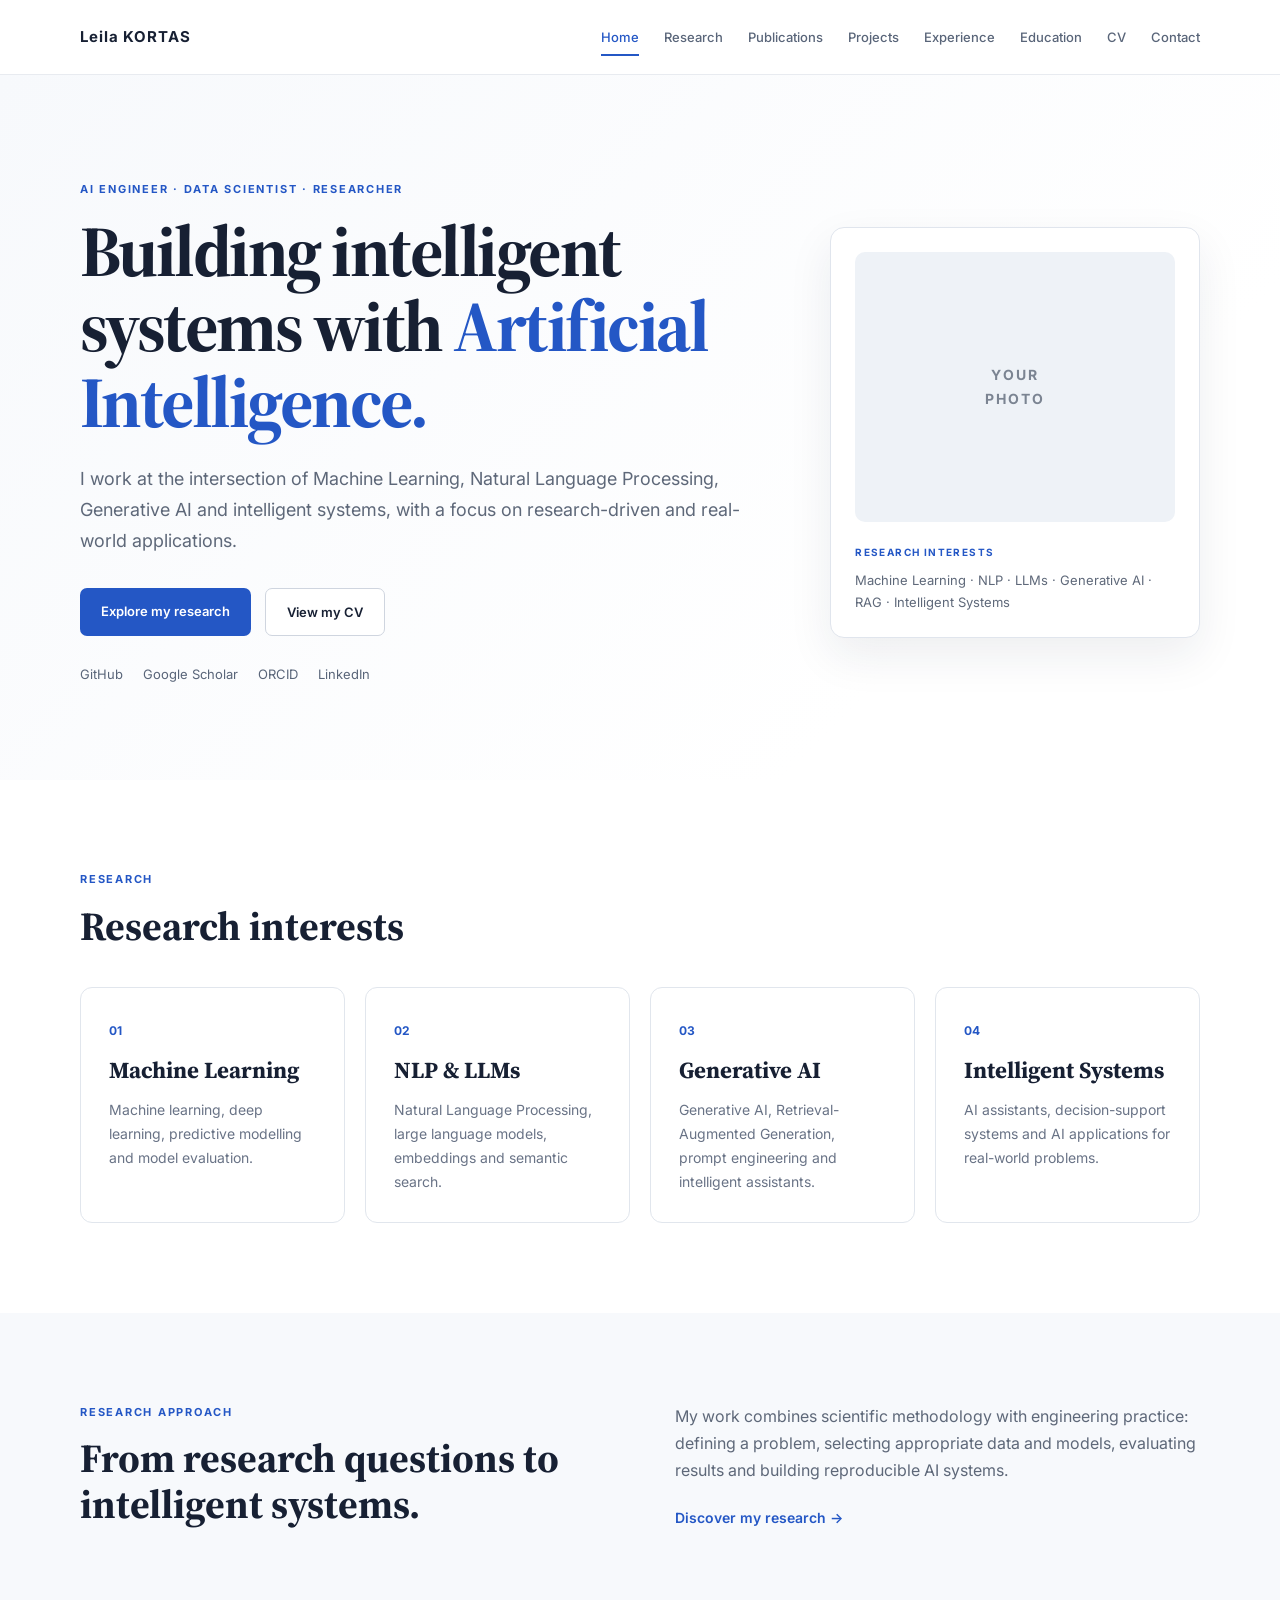
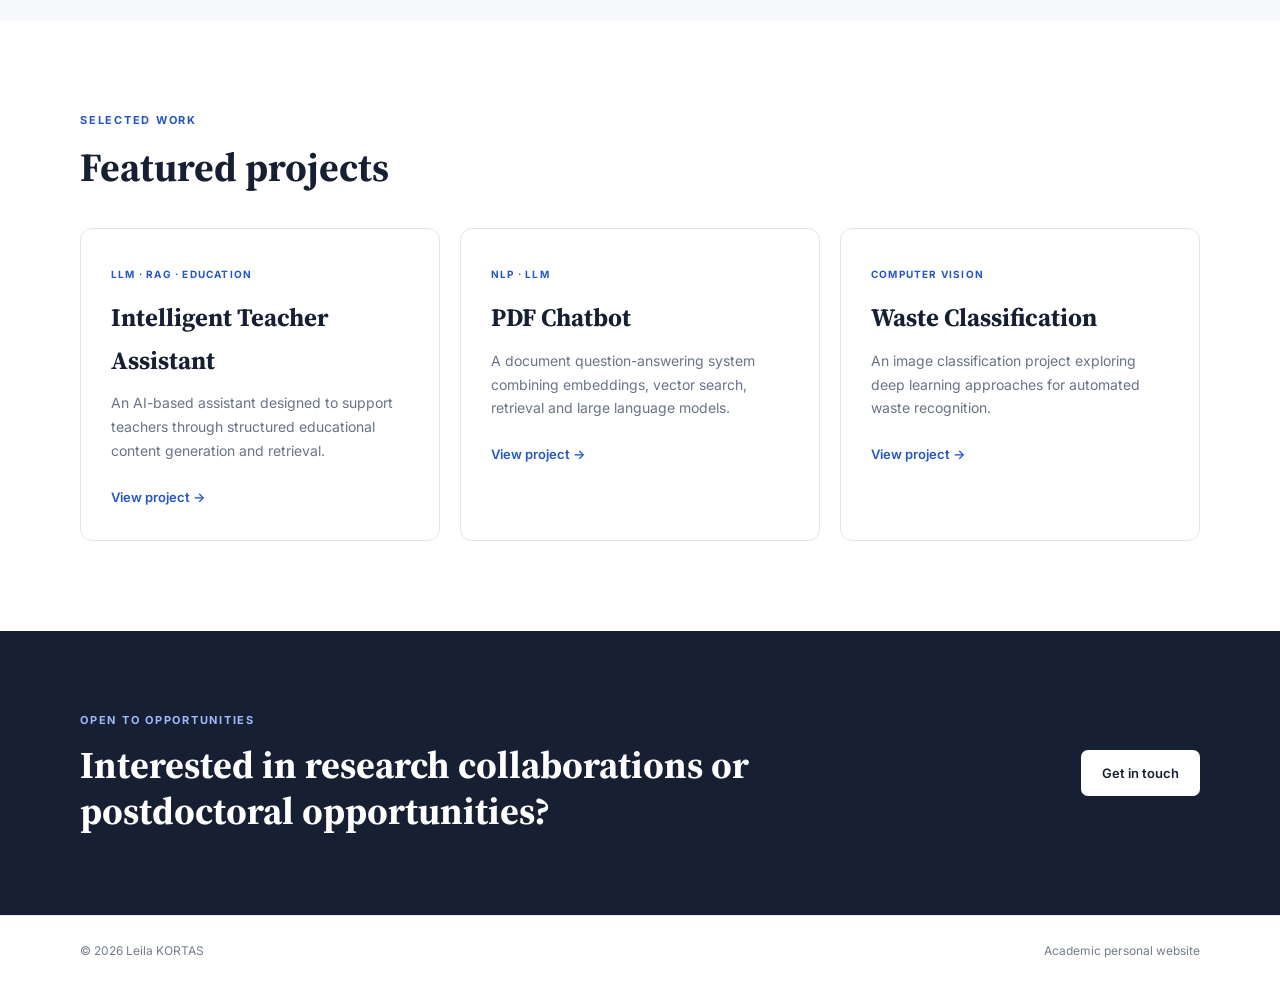
<file: index.html>
<!DOCTYPE html>
<html lang="en">

<head>
    <meta charset="UTF-8">

    <meta name="viewport" content="width=device-width, initial-scale=1.0">

    <meta
        name="description"
        content="Personal academic website of an AI Engineer, Data Scientist and Researcher."
    >

    <title>Leila KORTAS | AI Engineer & Researcher</title>

    <!-- Google Fonts -->
    <link rel="preconnect" href="https://fonts.googleapis.com">
    <link rel="preconnect" href="https://fonts.gstatic.com" crossorigin>

    <link
        href="https://fonts.googleapis.com/css2?family=Inter:wght@400;500;600;700&family=Source+Serif+4:wght@600;700&display=swap"
        rel="stylesheet"
    >

    <!-- CSS -->
    <link rel="stylesheet" href="css/style.css">
</head>

<body>

    <!-- ================= HEADER ================= -->

    <header class="site-header">

        <nav class="navbar">

            <div class="container nav-container">

                <!-- Logo / Name -->
                <a href="index.html" class="logo">
                    Leila KORTAS
                </a>

                <!-- Mobile menu button -->
                <button
                    class="menu-toggle"
                    aria-label="Open navigation menu"
                    aria-expanded="false"
                >
                    <span></span>
                    <span></span>
                    <span></span>
                </button>

                <!-- Navigation -->
                <div class="nav-menu">

                    <a href="index.html" class="nav-link active">
                        Home
                    </a>

                    <a href="research.html" class="nav-link">
                        Research
                    </a>

                    <a href="publications.html" class="nav-link">
                        Publications
                    </a>

                    <a href="projects.html" class="nav-link">
                        Projects
                    </a>   

                    <a href="experience.html" class="nav-link">
                        Experience
                    </a>

                    <a href="education.html" class="nav-link">
                        Education
                    </a>

                    <a href="cv.html" class="nav-link">
                        CV
                    </a>

                    <a href="contact.html" class="nav-link">
                        Contact
                    </a>

                </div>

            </div>

        </nav>

    </header>


    <!-- ================= MAIN ================= -->

    <main>

        <!-- HERO -->

        <section class="hero">

            <div class="container hero-container">

                <!-- LEFT -->

                <div class="hero-content">

                    <p class="eyebrow">
                        AI ENGINEER · DATA SCIENTIST · RESEARCHER
                    </p>

                    <h1>
                        Building intelligent systems
                        with <span>Artificial Intelligence.</span>
                    </h1>

                    <p class="hero-description">
                        I work at the intersection of Machine Learning,
                        Natural Language Processing, Generative AI and
                        intelligent systems, with a focus on research-driven
                        and real-world applications.
                    </p>

                    <!-- Buttons -->

                    <div class="hero-buttons">

                        <a href="#" class="btn btn-primary">
                            Explore my research
                        </a>

                        <a href="#" class="btn btn-secondary">
                            View my CV
                        </a>

                    </div>


                    <!-- Social links -->

                    <div class="social-links">

                        <a href="#" target="_blank">
                            GitHub
                        </a>

                        <a href="#" target="_blank">
                            Google Scholar
                        </a>

                        <a href="#" target="_blank">
                            ORCID
                        </a>

                        <a href="#" target="_blank">
                            LinkedIn
                        </a>

                    </div>

                </div>


                <!-- RIGHT -->

                <div class="hero-profile">

                    <div class="profile-photo">

                        <div class="photo-placeholder">
                            YOUR<br>
                            PHOTO
                        </div>

                    </div>

                    <div class="research-card">

                        <p class="research-card-title">
                            RESEARCH INTERESTS
                        </p>

                        <p>
                            Machine Learning · NLP · LLMs ·
                            Generative AI · RAG · Intelligent Systems
                        </p>

                    </div>

                </div>

            </div>

        </section>


        <!-- ================= RESEARCH INTERESTS ================= -->

        <section class="section">

            <div class="container">

                <div class="section-header">

                    <p class="eyebrow">
                        RESEARCH
                    </p>

                    <h2>
                        Research interests
                    </h2>

                </div>


                <div class="research-grid">


                    <!-- CARD 1 -->

                    <article class="research-item">

                        <span class="research-number">
                            01
                        </span>

                        <h3>
                            Machine Learning
                        </h3>

                        <p>
                            Machine learning, deep learning,
                            predictive modelling and model evaluation.
                        </p>

                    </article>


                    <!-- CARD 2 -->

                    <article class="research-item">

                        <span class="research-number">
                            02
                        </span>

                        <h3>
                            NLP & LLMs
                        </h3>

                        <p>
                            Natural Language Processing, large language
                            models, embeddings and semantic search.
                        </p>

                    </article>


                    <!-- CARD 3 -->

                    <article class="research-item">

                        <span class="research-number">
                            03
                        </span>

                        <h3>
                            Generative AI
                        </h3>

                        <p>
                            Generative AI, Retrieval-Augmented Generation,
                            prompt engineering and intelligent assistants.
                        </p>

                    </article>


                    <!-- CARD 4 -->

                    <article class="research-item">

                        <span class="research-number">
                            04
                        </span>

                        <h3>
                            Intelligent Systems
                        </h3>

                        <p>
                            AI assistants, decision-support systems
                            and AI applications for real-world problems.
                        </p>

                    </article>

                </div>

            </div>

        </section>


        <!-- ================= FEATURED RESEARCH ================= -->

        <section class="section section-light">

            <div class="container featured-container">

                <div>

                    <p class="eyebrow">
                        RESEARCH APPROACH
                    </p>

                    <h2>
                        From research questions
                        to intelligent systems.
                    </h2>

                </div>

                <div>

                    <p class="featured-text">
                        My work combines scientific methodology with
                        engineering practice: defining a problem,
                        selecting appropriate data and models,
                        evaluating results and building reproducible
                        AI systems.
                    </p>

                    <a href="#" class="text-link">
                        Discover my research →
                    </a>

                </div>

            </div>

        </section>


        <!-- ================= FEATURED PROJECTS ================= -->

        <section class="section">

            <div class="container">

                <div class="section-header">

                    <p class="eyebrow">
                        SELECTED WORK
                    </p>

                    <h2>
                        Featured projects
                    </h2>

                </div>


                <div class="projects-grid">


                    <article class="project-card">

                        <span>
                            LLM · RAG · EDUCATION
                        </span>

                        <h3>
                            Intelligent Teacher Assistant
                        </h3>

                        <p>
                            An AI-based assistant designed to support
                            teachers through structured educational
                            content generation and retrieval.
                        </p>

                        <a href="#">
                            View project →
                        </a>

                    </article>


                    <article class="project-card">

                        <span>
                            NLP · LLM
                        </span>

                        <h3>
                            PDF Chatbot
                        </h3>

                        <p>
                            A document question-answering system
                            combining embeddings, vector search,
                            retrieval and large language models.
                        </p>

                        <a href="#">
                            View project →
                        </a>

                    </article>


                    <article class="project-card">

                        <span>
                            COMPUTER VISION
                        </span>

                        <h3>
                            Waste Classification
                        </h3>

                        <p>
                            An image classification project exploring
                            deep learning approaches for automated
                            waste recognition.
                        </p>

                        <a href="#">
                            View project →
                        </a>

                    </article>

                </div>

            </div>

        </section>


        <!-- ================= CTA ================= -->

        <section class="cta-section">

            <div class="container cta-container">

                <div>

                    <p class="eyebrow">
                        OPEN TO OPPORTUNITIES
                    </p>

                    <h2>
                        Interested in research collaborations
                        or postdoctoral opportunities?
                    </h2>

                </div>

                <a href="#" class="btn btn-light">
                    Get in touch
                </a>

            </div>

        </section>

    </main>


    <!-- ================= FOOTER ================= -->

    <footer class="footer">

        <div class="container footer-container">

            <span>
                © 2026 Leila KORTAS
            </span>

            <span>
                Academic personal website
            </span>

        </div>

    </footer>


    <!-- JavaScript -->

    <script src="js/script.js"></script>

</body>

</html>
</file>
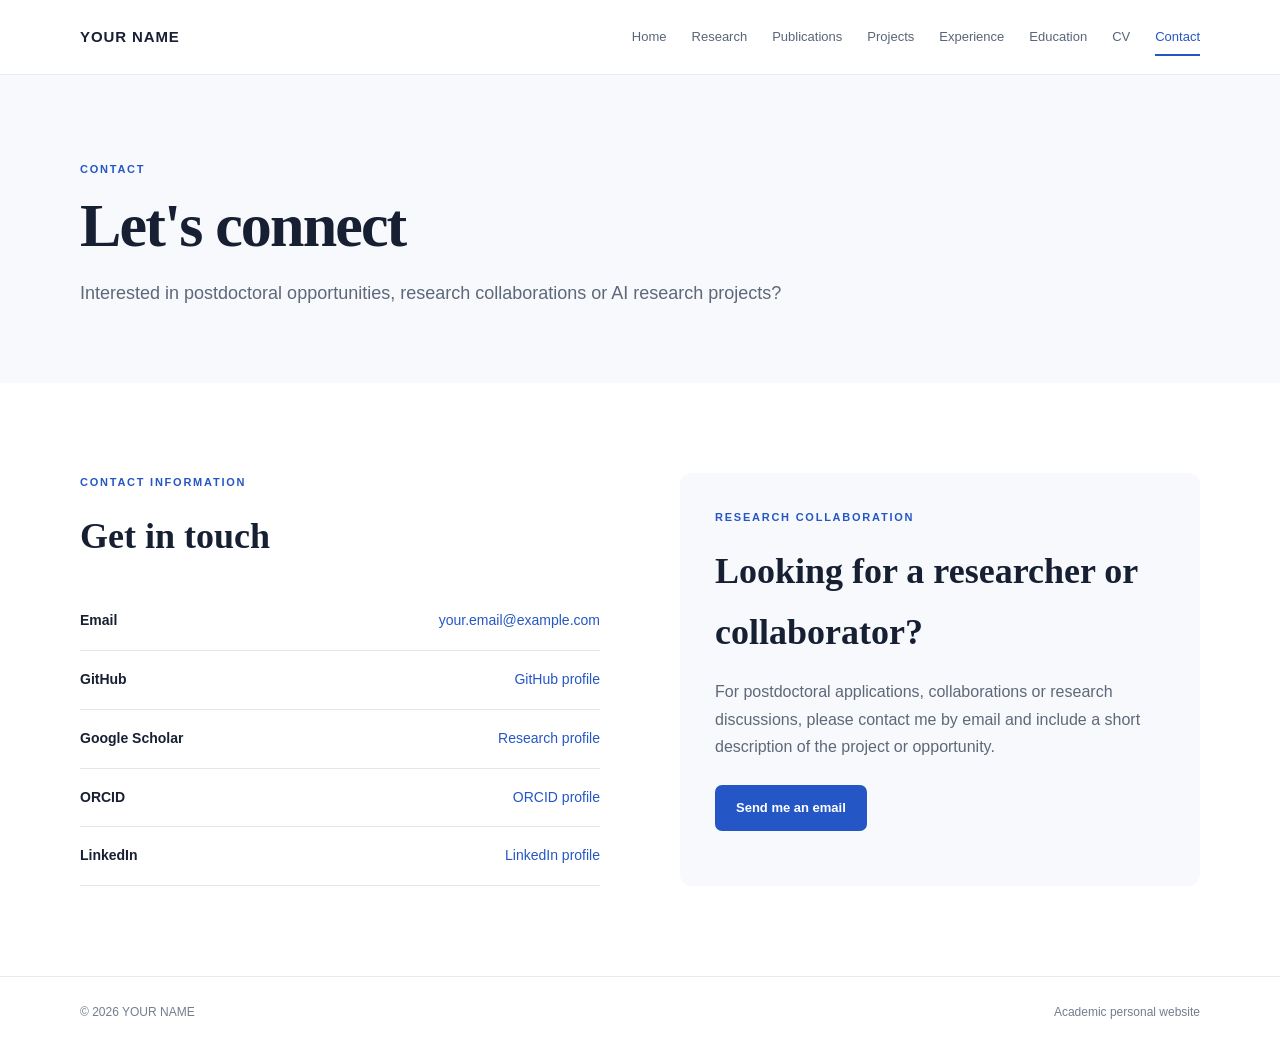
<file: contact.html>
<!DOCTYPE html>
<html lang="en">

<head>

    <meta charset="UTF-8">

    <meta
        name="viewport"
        content="width=device-width, initial-scale=1.0"
    >

    <title>Contact | YOUR NAME</title>

    <link
        rel="stylesheet"
        href="css/style.css"
    >

</head>

<body>


<header class="site-header">

    <nav class="navbar">

        <div class="container nav-container">

            <a href="index.html" class="logo">
                YOUR NAME
            </a>

            <button
                class="menu-toggle"
                aria-label="Open navigation menu"
                aria-expanded="false"
            >
                <span></span>
                <span></span>
                <span></span>
            </button>

            <div class="nav-menu">

                <a href="index.html" class="nav-link">
                    Home
                </a>

                <a href="#" class="nav-link">
                    Research
                </a>

                <a href="#" class="nav-link">
                    Publications
                </a>

                <a href="projects.html" class="nav-link">
                    Projects
                </a>

                <a href="experience.html" class="nav-link">
                    Experience
                </a>

                <a href="education.html" class="nav-link">
                    Education
                </a>

                <a href="cv.html" class="nav-link">
                    CV
                </a>

                <a href="contact.html" class="nav-link active">
                    Contact
                </a>

            </div>

        </div>

    </nav>

</header>


<main>

<section class="page-header">

    <div class="container">

        <p class="eyebrow">
            CONTACT
        </p>

        <h1>
            Let's connect
        </h1>

        <p>
            Interested in postdoctoral opportunities,
            research collaborations or AI research projects?
        </p>

    </div>

</section>


<section class="section">

<div class="container contact-grid">


    <div>

        <p class="eyebrow">
            CONTACT INFORMATION
        </p>

        <h2>
            Get in touch
        </h2>


        <div class="contact-item">

            <span>
                Email
            </span>

            <a href="mailto:your.email@example.com">
                your.email@example.com
            </a>

        </div>


        <div class="contact-item">

            <span>
                GitHub
            </span>

            <a
                href="#"
                target="_blank"
            >
                GitHub profile
            </a>

        </div>


        <div class="contact-item">

            <span>
                Google Scholar
            </span>

            <a href="#">
                Research profile
            </a>

        </div>


        <div class="contact-item">

            <span>
                ORCID
            </span>

            <a href="#">
                ORCID profile
            </a>

        </div>


        <div class="contact-item">

            <span>
                LinkedIn
            </span>

            <a href="#">
                LinkedIn profile
            </a>

        </div>

    </div>


    <div class="contact-box">

        <p class="eyebrow">
            RESEARCH COLLABORATION
        </p>

        <h2>
            Looking for a researcher
            or collaborator?
        </h2>

        <p>
            For postdoctoral applications,
            collaborations or research discussions,
            please contact me by email and include
            a short description of the project
            or opportunity.
        </p>

        <a
            href="mailto:your.email@example.com"
            class="btn btn-primary"
        >
            Send me an email
        </a>

    </div>


</div>

</section>

</main>


<footer class="footer">

    <div class="container footer-container">

        <span>
            © 2026 YOUR NAME
        </span>

        <span>
            Academic personal website
        </span>

    </div>

</footer>


<script src="js/script.js"></script>

</body>

</html>
</file>
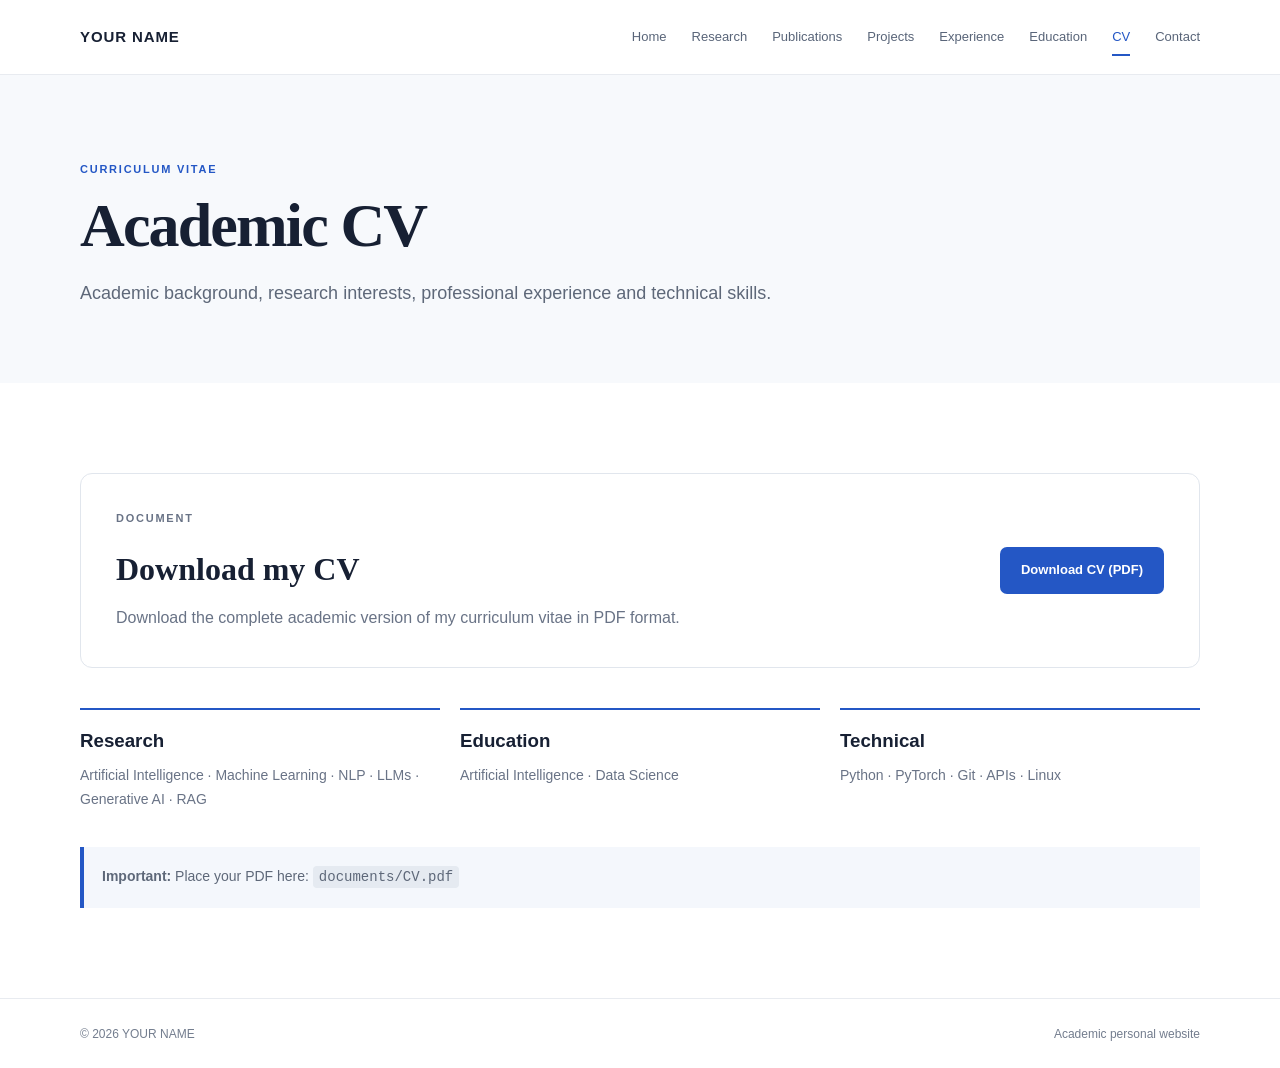
<file: cv.html>
<!DOCTYPE html>
<html lang="en">

<head>

    <meta charset="UTF-8">

    <meta
        name="viewport"
        content="width=device-width, initial-scale=1.0"
    >

    <title>CV | YOUR NAME</title>

    <link
        rel="stylesheet"
        href="css/style.css"
    >

</head>

<body>


<header class="site-header">

    <nav class="navbar">

        <div class="container nav-container">

            <a href="index.html" class="logo">
                YOUR NAME
            </a>

            <button
                class="menu-toggle"
                aria-label="Open navigation menu"
                aria-expanded="false"
            >
                <span></span>
                <span></span>
                <span></span>
            </button>

            <div class="nav-menu">

                <a href="index.html" class="nav-link">
                    Home
                </a>

                <a href="#" class="nav-link">
                    Research
                </a>

                <a href="#" class="nav-link">
                    Publications
                </a>

                <a href="projects.html" class="nav-link">
                    Projects
                </a>

                <a href="experience.html" class="nav-link">
                    Experience
                </a>

                <a href="education.html" class="nav-link">
                    Education
                </a>

                <a href="cv.html" class="nav-link active">
                    CV
                </a>

                <a href="contact.html" class="nav-link">
                    Contact
                </a>

            </div>

        </div>

    </nav>

</header>


<main>

<section class="page-header">

    <div class="container">

        <p class="eyebrow">
            CURRICULUM VITAE
        </p>

        <h1>
            Academic CV
        </h1>

        <p>
            Academic background, research interests,
            professional experience and technical skills.
        </p>

    </div>

</section>


<section class="section">

<div class="container">


    <div class="cv-download">

        <div>

            <p class="eyebrow">
                DOCUMENT
            </p>

            <h2>
                Download my CV
            </h2>

            <p>
                Download the complete academic version
                of my curriculum vitae in PDF format.
            </p>

        </div>

        <a
            href="documents/CV.pdf"
            class="btn btn-primary"
            target="_blank"
        >
            Download CV (PDF)
        </a>

    </div>


    <div class="cv-summary">

        <div>

            <h3>
                Research
            </h3>

            <p>
                Artificial Intelligence · Machine Learning ·
                NLP · LLMs · Generative AI · RAG
            </p>

        </div>


        <div>

            <h3>
                Education
            </h3>

            <p>
                Artificial Intelligence · Data Science
            </p>

        </div>


        <div>

            <h3>
                Technical
            </h3>

            <p>
                Python · PyTorch · Git · APIs · Linux
            </p>

        </div>

    </div>


    <div class="cv-note">

        <strong>
            Important:
        </strong>

        Place your PDF here:

        <code>
            documents/CV.pdf
        </code>

    </div>


</div>

</section>

</main>


<footer class="footer">

    <div class="container footer-container">

        <span>
            © 2026 YOUR NAME
        </span>

        <span>
            Academic personal website
        </span>

    </div>

</footer>


<script src="js/script.js"></script>

</body>

</html>
</file>
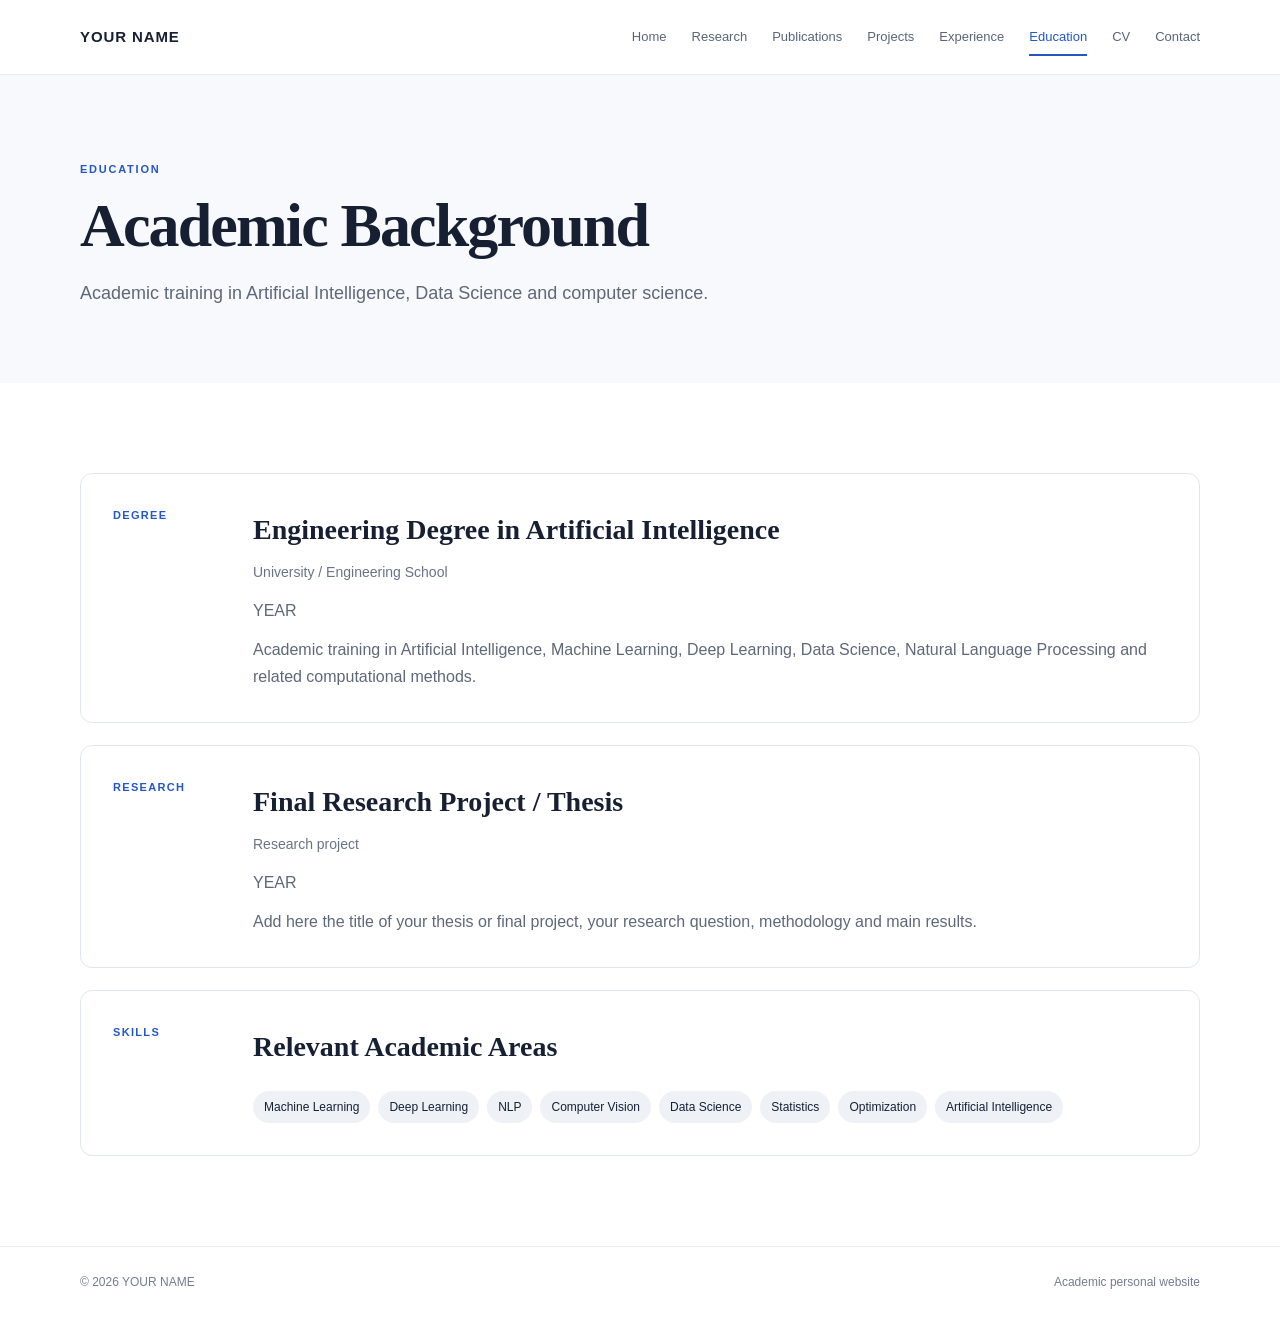
<file: education.html>
<!DOCTYPE html>
<html lang="en">

<head>

    <meta charset="UTF-8">

    <meta
        name="viewport"
        content="width=device-width, initial-scale=1.0"
    >

    <title>Education | YOUR NAME</title>

    <link
        rel="stylesheet"
        href="css/style.css"
    >

</head>

<body>


<header class="site-header">

    <nav class="navbar">

        <div class="container nav-container">

            <a href="index.html" class="logo">
                YOUR NAME
            </a>

            <button
                class="menu-toggle"
                aria-label="Open navigation menu"
                aria-expanded="false"
            >
                <span></span>
                <span></span>
                <span></span>
            </button>

            <div class="nav-menu">

                <a href="index.html" class="nav-link">
                    Home
                </a>

                <a href="#" class="nav-link">
                    Research
                </a>

                <a href="#" class="nav-link">
                    Publications
                </a>

                <a href="projects.html" class="nav-link">
                    Projects
                </a>

                <a href="experience.html" class="nav-link">
                    Experience
                </a>

                <a href="education.html" class="nav-link active">
                    Education
                </a>

                <a href="cv.html" class="nav-link">
                    CV
                </a>

                <a href="contact.html" class="nav-link">
                    Contact
                </a>

            </div>

        </div>

    </nav>

</header>


<main>

<section class="page-header">

    <div class="container">

        <p class="eyebrow">
            EDUCATION
        </p>

        <h1>
            Academic Background
        </h1>

        <p>
            Academic training in Artificial Intelligence,
            Data Science and computer science.
        </p>

    </div>

</section>


<section class="section">

<div class="container education-list">


    <article class="education-card">

        <div class="education-year">
            DEGREE
        </div>

        <div>

            <h2>
                Engineering Degree in Artificial Intelligence
            </h2>

            <h3>
                University / Engineering School
            </h3>

            <p>
                YEAR
            </p>

            <p>
                Academic training in Artificial Intelligence,
                Machine Learning, Deep Learning, Data Science,
                Natural Language Processing and related
                computational methods.
            </p>

        </div>

    </article>


    <article class="education-card">

        <div class="education-year">
            RESEARCH
        </div>

        <div>

            <h2>
                Final Research Project / Thesis
            </h2>

            <h3>
                Research project
            </h3>

            <p>
                YEAR
            </p>

            <p>
                Add here the title of your thesis or final project,
                your research question, methodology and main results.
            </p>

        </div>

    </article>


    <article class="education-card">

        <div class="education-year">
            SKILLS
        </div>

        <div>

            <h2>
                Relevant Academic Areas
            </h2>

            <div class="skill-tags">

                <span>Machine Learning</span>

                <span>Deep Learning</span>

                <span>NLP</span>

                <span>Computer Vision</span>

                <span>Data Science</span>

                <span>Statistics</span>

                <span>Optimization</span>

                <span>Artificial Intelligence</span>

            </div>

        </div>

    </article>


</div>

</section>

</main>


<footer class="footer">

    <div class="container footer-container">

        <span>
            © 2026 YOUR NAME
        </span>

        <span>
            Academic personal website
        </span>

    </div>

</footer>


<script src="js/script.js"></script>

</body>

</html>
</file>
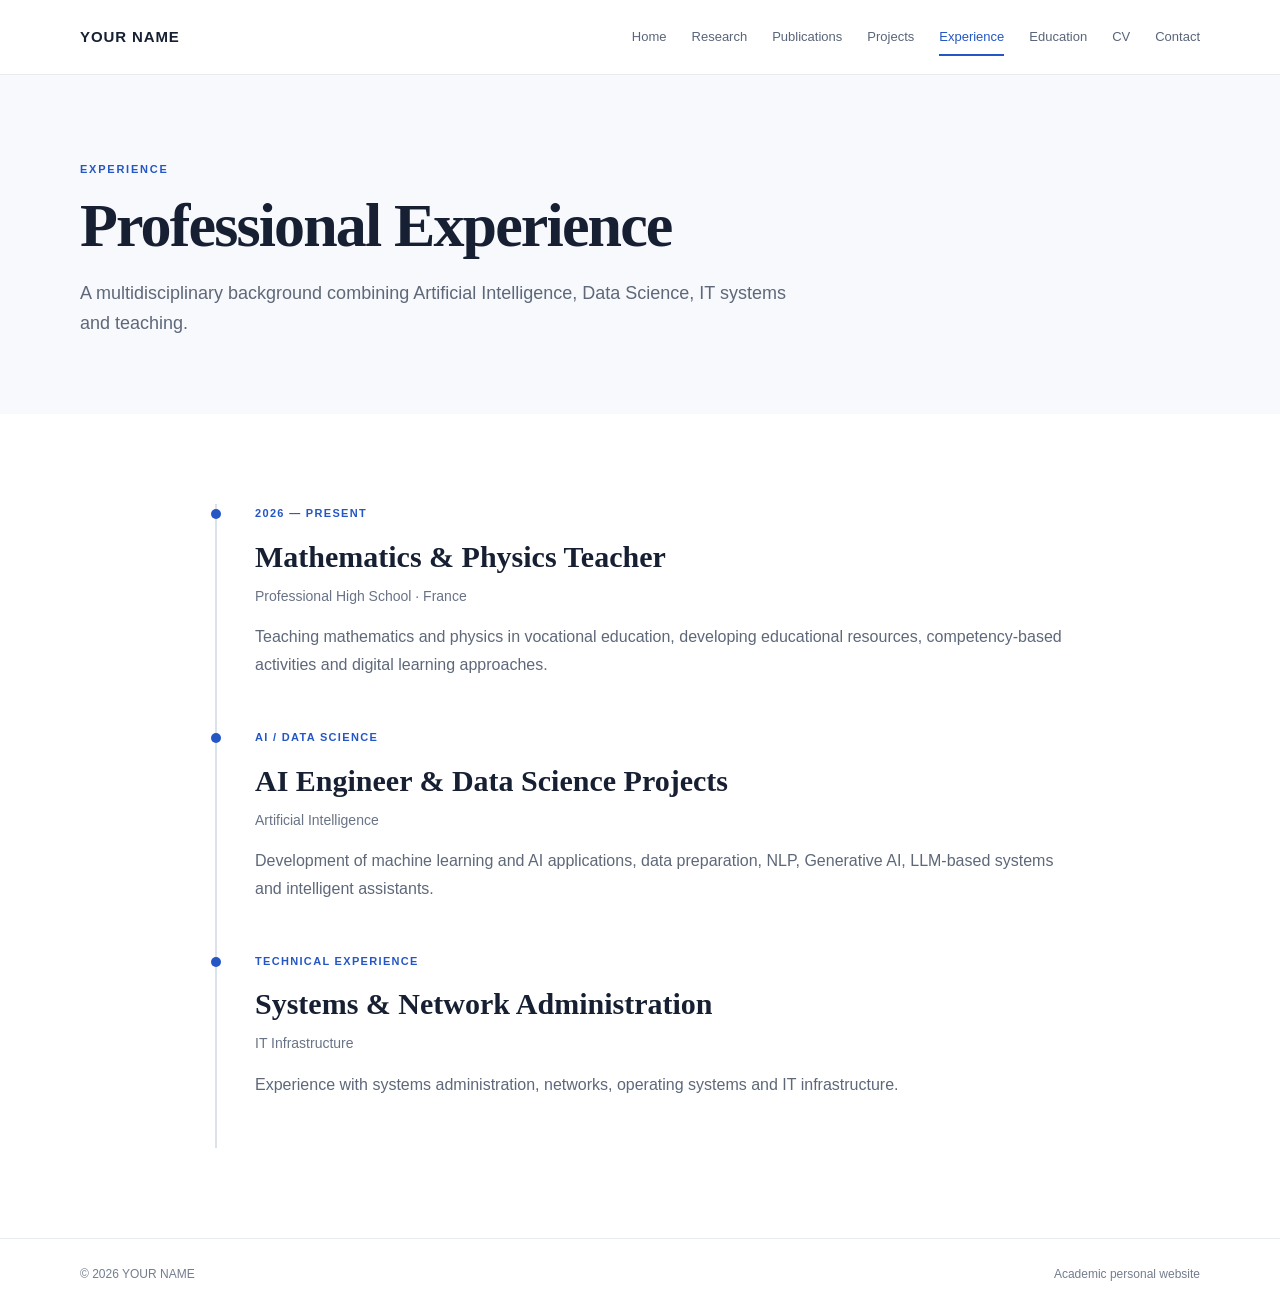
<file: experience.html>
<!DOCTYPE html>
<html lang="en">

<head>

    <meta charset="UTF-8">

    <meta
        name="viewport"
        content="width=device-width, initial-scale=1.0"
    >

    <title>Experience | YOUR NAME</title>

    <link
        rel="stylesheet"
        href="css/style.css"
    >

</head>

<body>


<header class="site-header">

    <nav class="navbar">

        <div class="container nav-container">

            <a href="index.html" class="logo">
                YOUR NAME
            </a>

            <button
                class="menu-toggle"
                aria-label="Open navigation menu"
                aria-expanded="false"
            >
                <span></span>
                <span></span>
                <span></span>
            </button>

            <div class="nav-menu">

                <a href="index.html" class="nav-link">
                    Home
                </a>

                <a href="#" class="nav-link">
                    Research
                </a>

                <a href="#" class="nav-link">
                    Publications
                </a>

                <a href="projects.html" class="nav-link">
                    Projects
                </a>

                <a href="experience.html" class="nav-link active">
                    Experience
                </a>

                <a href="education.html" class="nav-link">
                    Education
                </a>

                <a href="cv.html" class="nav-link">
                    CV
                </a>

                <a href="contact.html" class="nav-link">
                    Contact
                </a>

            </div>

        </div>

    </nav>

</header>


<main>

<section class="page-header">

    <div class="container">

        <p class="eyebrow">
            EXPERIENCE
        </p>

        <h1>
            Professional Experience
        </h1>

        <p>
            A multidisciplinary background combining Artificial
            Intelligence, Data Science, IT systems and teaching.
        </p>

    </div>

</section>


<section class="section">

<div class="container timeline">


    <article class="timeline-item">

        <div class="timeline-date">
            2026 — PRESENT
        </div>

        <h2>
            Mathematics & Physics Teacher
        </h2>

        <h3>
            Professional High School · France
        </h3>

        <p>
            Teaching mathematics and physics in vocational education,
            developing educational resources, competency-based activities
            and digital learning approaches.
        </p>

    </article>


    <article class="timeline-item">

        <div class="timeline-date">
            AI / DATA SCIENCE
        </div>

        <h2>
            AI Engineer & Data Science Projects
        </h2>

        <h3>
            Artificial Intelligence
        </h3>

        <p>
            Development of machine learning and AI applications,
            data preparation, NLP, Generative AI, LLM-based systems
            and intelligent assistants.
        </p>

    </article>


    <article class="timeline-item">

        <div class="timeline-date">
            TECHNICAL EXPERIENCE
        </div>

        <h2>
            Systems & Network Administration
        </h2>

        <h3>
            IT Infrastructure
        </h3>

        <p>
            Experience with systems administration, networks,
            operating systems and IT infrastructure.
        </p>

    </article>


</div>

</section>

</main>


<footer class="footer">

    <div class="container footer-container">

        <span>
            © 2026 YOUR NAME
        </span>

        <span>
            Academic personal website
        </span>

    </div>

</footer>


<script src="js/script.js"></script>

</body>

</html>
</file>
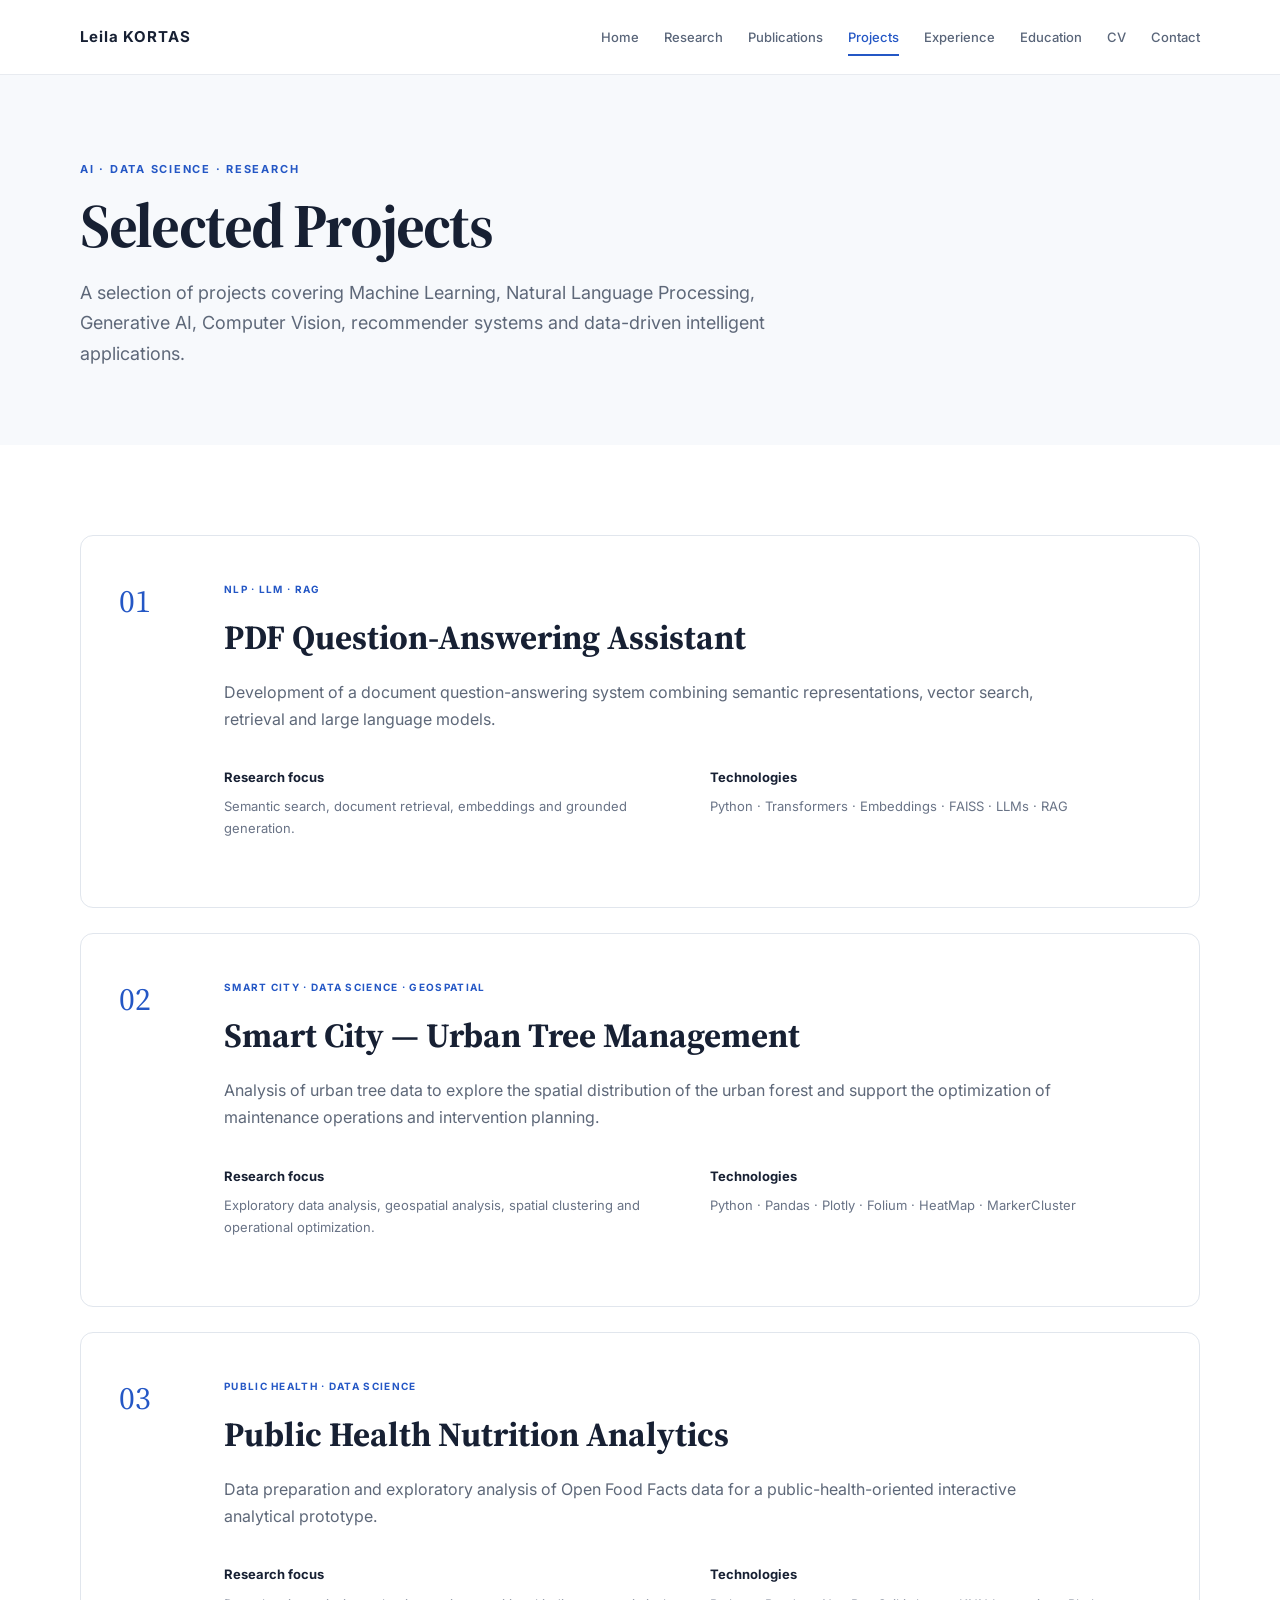
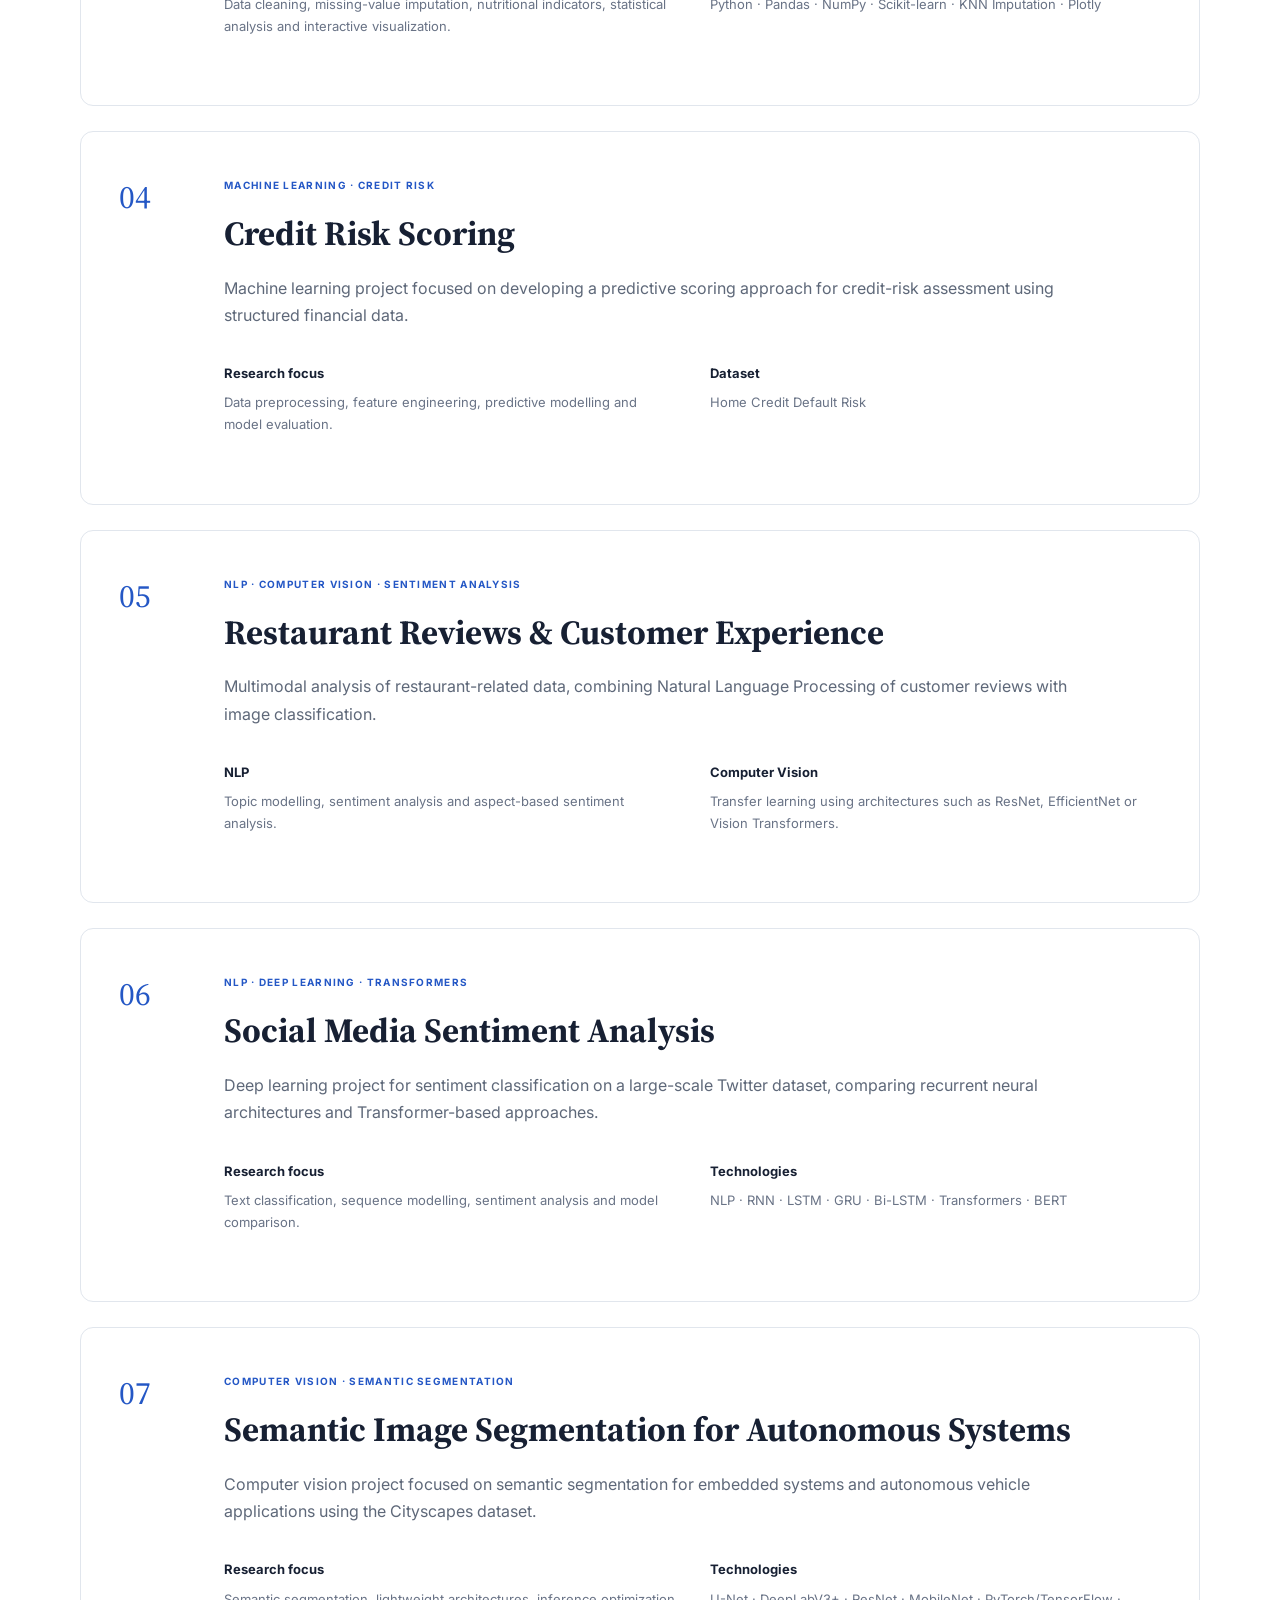
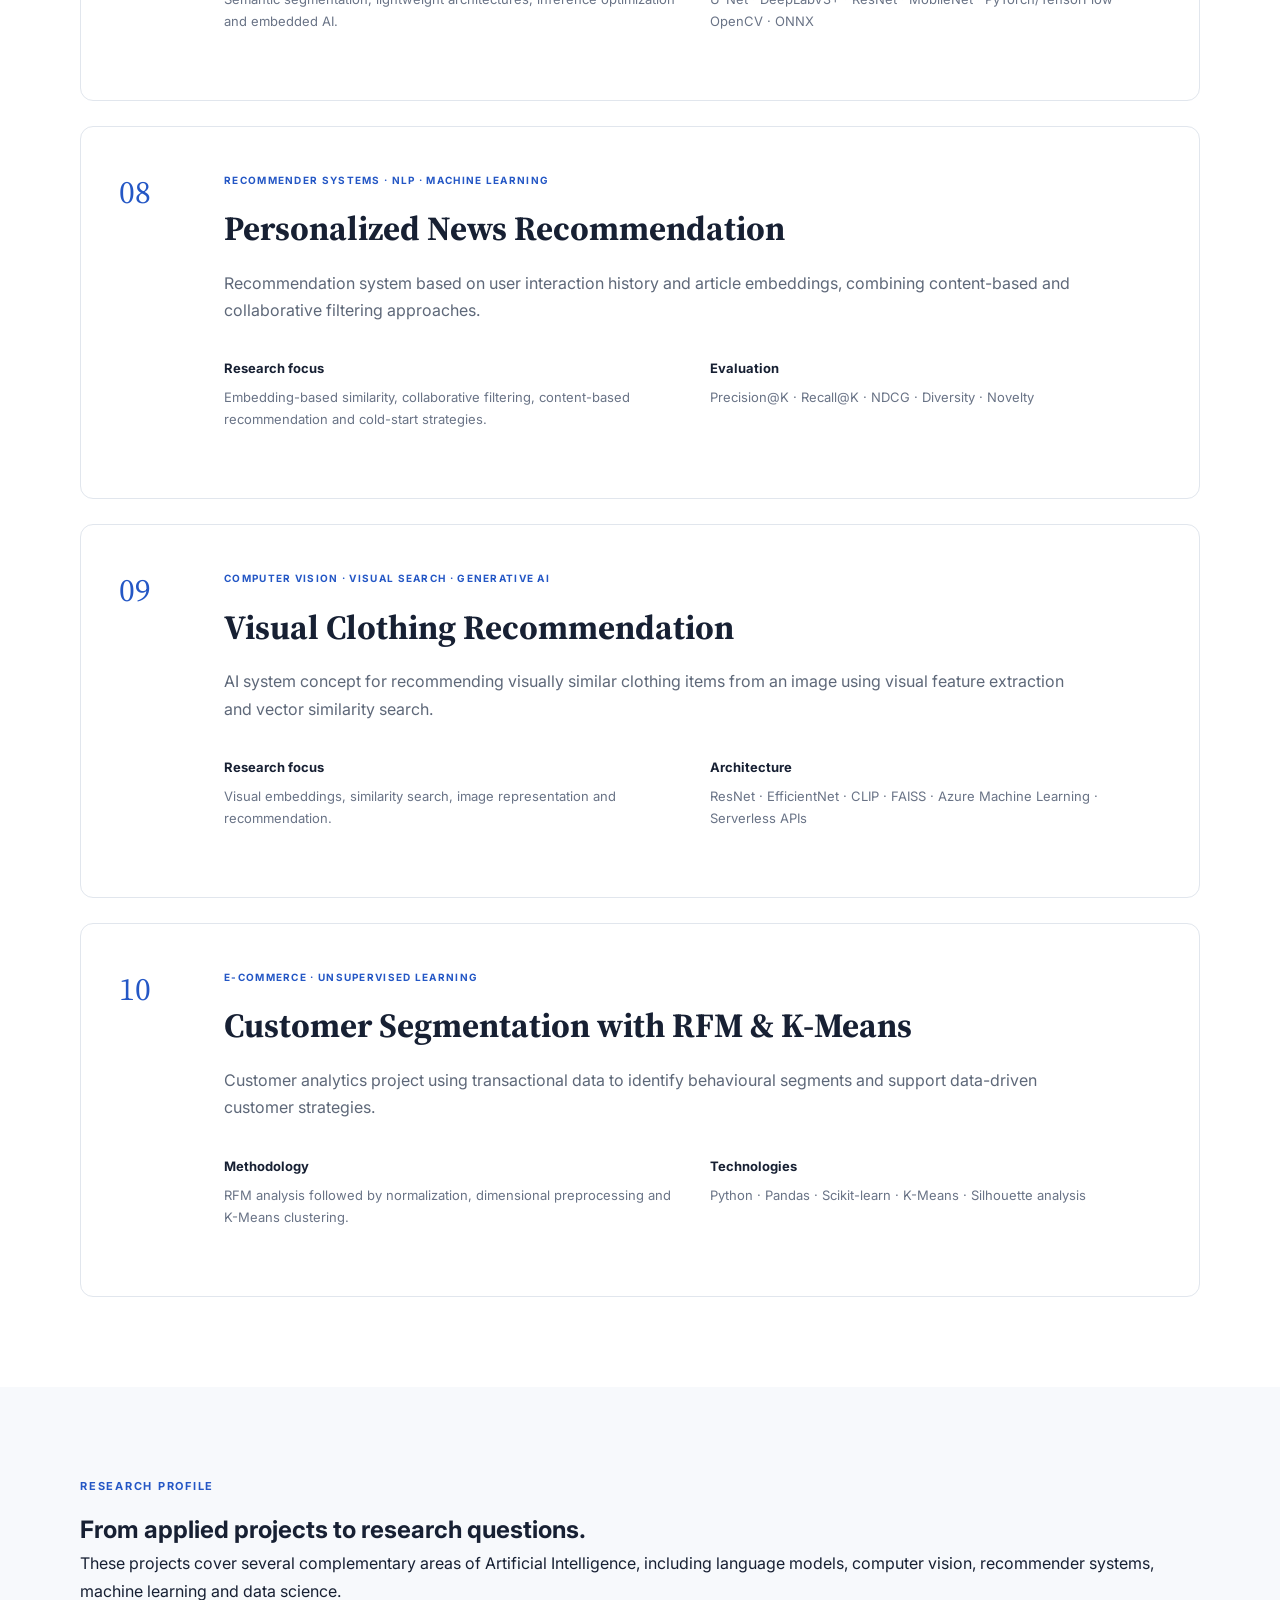
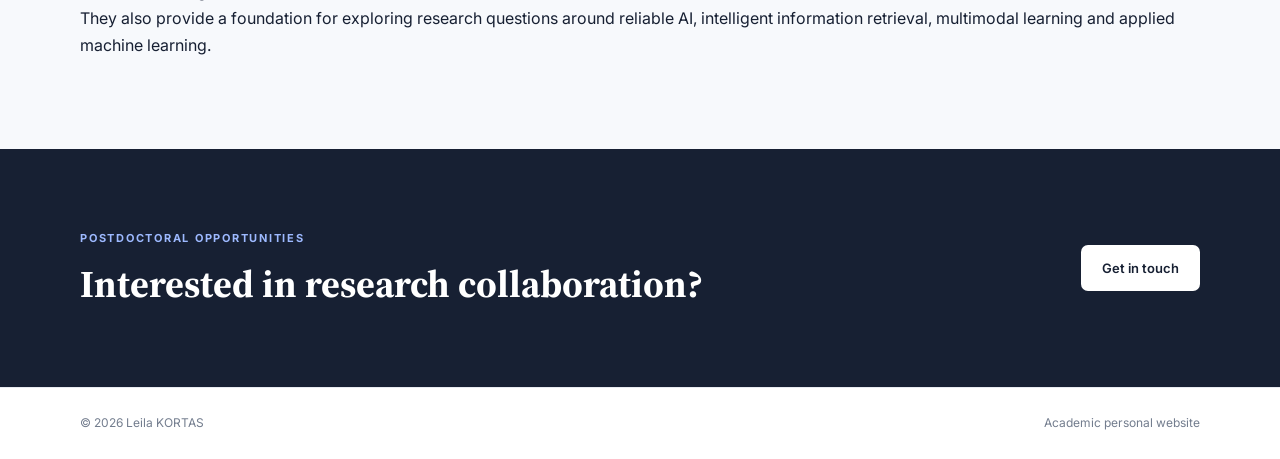
<file: projects.html>
<!DOCTYPE html>
<html lang="en">

<head>

    <meta charset="UTF-8">

    <meta
        name="viewport"
        content="width=device-width, initial-scale=1.0"
    >

    <meta
        name="description"
        content="AI, Machine Learning, NLP and Computer Vision projects by Leila KORTAS."
    >

    <title>Projects | Leila KORTAS</title>

    <link rel="preconnect" href="https://fonts.googleapis.com">
    <link rel="preconnect" href="https://fonts.gstatic.com" crossorigin>

    <link
        href="https://fonts.googleapis.com/css2?family=Inter:wght@400;500;600;700&family=Source+Serif+4:wght@600;700&display=swap"
        rel="stylesheet"
    >

    <link rel="stylesheet" href="css/style.css">

</head>


<body>


<!-- ================= HEADER ================= -->

<header class="site-header">

    <nav class="navbar">

        <div class="container nav-container">

            <a href="index.html" class="logo">
                Leila KORTAS
            </a>


            <button
                class="menu-toggle"
                aria-label="Open navigation menu"
                aria-expanded="false"
            >
                <span></span>
                <span></span>
                <span></span>
            </button>


            <div class="nav-menu">

                <a href="index.html" class="nav-link">
                    Home
                </a>

                <a href="research.html" class="nav-link">
                    Research
                </a>

                <a href="publications.html" class="nav-link">
                    Publications
                </a>

                <a href="projects.html" class="nav-link active">
                    Projects
                </a>

                <a href="experience.html" class="nav-link">
                    Experience
                </a>

                <a href="education.html" class="nav-link">
                    Education
                </a>

                <a href="cv.html" class="nav-link">
                    CV
                </a>

                <a href="contact.html" class="nav-link">
                    Contact
                </a>

            </div>

        </div>

    </nav>

</header>


<!-- ================= MAIN ================= -->

<main>


<!-- ================= PAGE HEADER ================= -->

<section class="page-header">

    <div class="container">

        <p class="eyebrow">
            AI · DATA SCIENCE · RESEARCH
        </p>

        <h1>
            Selected Projects
        </h1>

        <p>
            A selection of projects covering Machine Learning,
            Natural Language Processing, Generative AI,
            Computer Vision, recommender systems and
            data-driven intelligent applications.
        </p>

    </div>

</section>


<!-- ================= PROJECTS ================= -->

<section class="section">

<div class="container project-list">




<!-- PROJECT 02 -->

<article class="project-large">

    <div class="project-number">
        01
    </div>

    <div>

        <span class="project-category">
            NLP · LLM · RAG
        </span>

        <h2>
            PDF Question-Answering Assistant
        </h2>

        <p>
            Development of a document question-answering
            system combining semantic representations,
            vector search, retrieval and large language models.
        </p>

        <div class="project-details">

            <div>

                <strong>
                    Research focus
                </strong>

                <p>
                    Semantic search, document retrieval,
                    embeddings and grounded generation.
                </p>

            </div>


            <div>

                <strong>
                    Technologies
                </strong>

                <p>
                    Python · Transformers · Embeddings ·
                    FAISS · LLMs · RAG
                </p>

            </div>

        </div>

    </div>

</article>


<!-- PROJECT 03 -->

<article class="project-large">

    <div class="project-number">
        02
    </div>

    <div>

        <span class="project-category">
            SMART CITY · DATA SCIENCE · GEOSPATIAL
        </span>

        <h2>
            Smart City — Urban Tree Management
        </h2>

        <p>
            Analysis of urban tree data to explore the spatial
            distribution of the urban forest and support the
            optimization of maintenance operations and
            intervention planning.
        </p>

        <div class="project-details">

            <div>

                <strong>
                    Research focus
                </strong>

                <p>
                    Exploratory data analysis, geospatial analysis,
                    spatial clustering and operational optimization.
                </p>

            </div>


            <div>

                <strong>
                    Technologies
                </strong>

                <p>
                    Python · Pandas · Plotly · Folium ·
                    HeatMap · MarkerCluster
                </p>

            </div>

        </div>

    </div>

</article>


<!-- PROJECT 04 -->

<article class="project-large">

    <div class="project-number">
        03
    </div>

    <div>

        <span class="project-category">
            PUBLIC HEALTH · DATA SCIENCE
        </span>

        <h2>
            Public Health Nutrition Analytics
        </h2>

        <p>
            Data preparation and exploratory analysis of
            Open Food Facts data for a public-health-oriented
            interactive analytical prototype.
        </p>

        <div class="project-details">

            <div>

                <strong>
                    Research focus
                </strong>

                <p>
                    Data cleaning, missing-value imputation,
                    nutritional indicators, statistical analysis
                    and interactive visualization.
                </p>

            </div>


            <div>

                <strong>
                    Technologies
                </strong>

                <p>
                    Python · Pandas · NumPy · Scikit-learn ·
                    KNN Imputation · Plotly
                </p>

            </div>

        </div>

    </div>

</article>


<!-- PROJECT 05 -->

<article class="project-large">

    <div class="project-number">
        04
    </div>

    <div>

        <span class="project-category">
            MACHINE LEARNING · CREDIT RISK
        </span>

        <h2>
            Credit Risk Scoring
        </h2>

        <p>
            Machine learning project focused on developing
            a predictive scoring approach for credit-risk
            assessment using structured financial data.
        </p>

        <div class="project-details">

            <div>

                <strong>
                    Research focus
                </strong>

                <p>
                    Data preprocessing, feature engineering,
                    predictive modelling and model evaluation.
                </p>

            </div>


            <div>

                <strong>
                    Dataset
                </strong>

                <p>
                    Home Credit Default Risk
                </p>

            </div>

        </div>

    </div>

</article>


<!-- PROJECT 06 -->

<article class="project-large">

    <div class="project-number">
        05
    </div>

    <div>

        <span class="project-category">
            NLP · COMPUTER VISION · SENTIMENT ANALYSIS
        </span>

        <h2>
            Restaurant Reviews & Customer Experience
        </h2>

        <p>
            Multimodal analysis of restaurant-related data,
            combining Natural Language Processing of customer
            reviews with image classification.
        </p>

        <div class="project-details">

            <div>

                <strong>
                    NLP
                </strong>

                <p>
                    Topic modelling, sentiment analysis and
                    aspect-based sentiment analysis.
                </p>

            </div>


            <div>

                <strong>
                    Computer Vision
                </strong>

                <p>
                    Transfer learning using architectures such
                    as ResNet, EfficientNet or Vision Transformers.
                </p>

            </div>

        </div>

    </div>

</article>


<!-- PROJECT 07 -->

<article class="project-large">

    <div class="project-number">
        06
    </div>

    <div>

        <span class="project-category">
            NLP · DEEP LEARNING · TRANSFORMERS
        </span>

        <h2>
            Social Media Sentiment Analysis
        </h2>

        <p>
            Deep learning project for sentiment classification
            on a large-scale Twitter dataset, comparing
            recurrent neural architectures and Transformer-based
            approaches.
        </p>

        <div class="project-details">

            <div>

                <strong>
                    Research focus
                </strong>

                <p>
                    Text classification, sequence modelling,
                    sentiment analysis and model comparison.
                </p>

            </div>


            <div>

                <strong>
                    Technologies
                </strong>

                <p>
                    NLP · RNN · LSTM · GRU · Bi-LSTM ·
                    Transformers · BERT
                </p>

            </div>

        </div>

    </div>

</article>


<!-- PROJECT 08 -->

<article class="project-large">

    <div class="project-number">
        07
    </div>

    <div>

        <span class="project-category">
            COMPUTER VISION · SEMANTIC SEGMENTATION
        </span>

        <h2>
            Semantic Image Segmentation for Autonomous Systems
        </h2>

        <p>
            Computer vision project focused on semantic
            segmentation for embedded systems and autonomous
            vehicle applications using the Cityscapes dataset.
        </p>

        <div class="project-details">

            <div>

                <strong>
                    Research focus
                </strong>

                <p>
                    Semantic segmentation, lightweight architectures,
                    inference optimization and embedded AI.
                </p>

            </div>


            <div>

                <strong>
                    Technologies
                </strong>

                <p>
                    U-Net · DeepLabV3+ · ResNet · MobileNet ·
                    PyTorch/TensorFlow · OpenCV · ONNX
                </p>

            </div>

        </div>

    </div>

</article>


<!-- PROJECT 09 -->

<article class="project-large">

    <div class="project-number">
        08
    </div>

    <div>

        <span class="project-category">
            RECOMMENDER SYSTEMS · NLP · MACHINE LEARNING
        </span>

        <h2>
            Personalized News Recommendation
        </h2>

        <p>
            Recommendation system based on user interaction
            history and article embeddings, combining
            content-based and collaborative filtering approaches.
        </p>

        <div class="project-details">

            <div>

                <strong>
                    Research focus
                </strong>

                <p>
                    Embedding-based similarity, collaborative
                    filtering, content-based recommendation
                    and cold-start strategies.
                </p>

            </div>


            <div>

                <strong>
                    Evaluation
                </strong>

                <p>
                    Precision@K · Recall@K · NDCG ·
                    Diversity · Novelty
                </p>

            </div>

        </div>

    </div>

</article>


<!-- PROJECT 10 -->

<article class="project-large">

    <div class="project-number">
        09
    </div>

    <div>

        <span class="project-category">
            COMPUTER VISION · VISUAL SEARCH · GENERATIVE AI
        </span>

        <h2>
            Visual Clothing Recommendation
        </h2>

        <p>
            AI system concept for recommending visually similar
            clothing items from an image using visual feature
            extraction and vector similarity search.
        </p>

        <div class="project-details">

            <div>

                <strong>
                    Research focus
                </strong>

                <p>
                    Visual embeddings, similarity search,
                    image representation and recommendation.
                </p>

            </div>


            <div>

                <strong>
                    Architecture
                </strong>

                <p>
                    ResNet · EfficientNet · CLIP · FAISS ·
                    Azure Machine Learning · Serverless APIs
                </p>

            </div>

        </div>

    </div>

</article>


<!-- PROJECT 11 -->

<article class="project-large">

    <div class="project-number">
        10
    </div>

    <div>

        <span class="project-category">
            E-COMMERCE · UNSUPERVISED LEARNING
        </span>

        <h2>
            Customer Segmentation with RFM & K-Means
        </h2>

        <p>
            Customer analytics project using transactional
            data to identify behavioural segments and support
            data-driven customer strategies.
        </p>

        <div class="project-details">

            <div>

                <strong>
                    Methodology
                </strong>

                <p>
                    RFM analysis followed by normalization,
                    dimensional preprocessing and K-Means clustering.
                </p>

            </div>


            <div>

                <strong>
                    Technologies
                </strong>

                <p>
                    Python · Pandas · Scikit-learn ·
                    K-Means · Silhouette analysis
                </p>

            </div>

        </div>

    </div>

</article>


</div>

</section>


<!-- ================= RESEARCH CONNECTION ================= -->

<section class="section section-light">

    <div class="container research-projects-intro">

        <div>

            <p class="eyebrow">
                RESEARCH PROFILE
            </p>

            <h2>
                From applied projects
                to research questions.
            </h2>

        </div>

        <div>

            <p>
                These projects cover several complementary
                areas of Artificial Intelligence, including
                language models, computer vision, recommender
                systems, machine learning and data science.
            </p>

            <p>
                They also provide a foundation for exploring
                research questions around reliable AI,
                intelligent information retrieval,
                multimodal learning and applied machine learning.
            </p>

        </div>

    </div>

</section>


<!-- ================= CTA ================= -->

<section class="cta-section">

    <div class="container cta-container">

        <div>

            <p class="eyebrow">
                POSTDOCTORAL OPPORTUNITIES
            </p>

            <h2>
                Interested in research collaboration?
            </h2>

        </div>


        <a
            href="contact.html"
            class="btn btn-light"
        >
            Get in touch
        </a>

    </div>

</section>


</main>


<!-- ================= FOOTER ================= -->

<footer class="footer">

    <div class="container footer-container">

        <span>
            © 2026 Leila KORTAS
        </span>

        <span>
            Academic personal website
        </span>

    </div>

</footer>


<script src="js/script.js"></script>

</body>

</html>
</file>
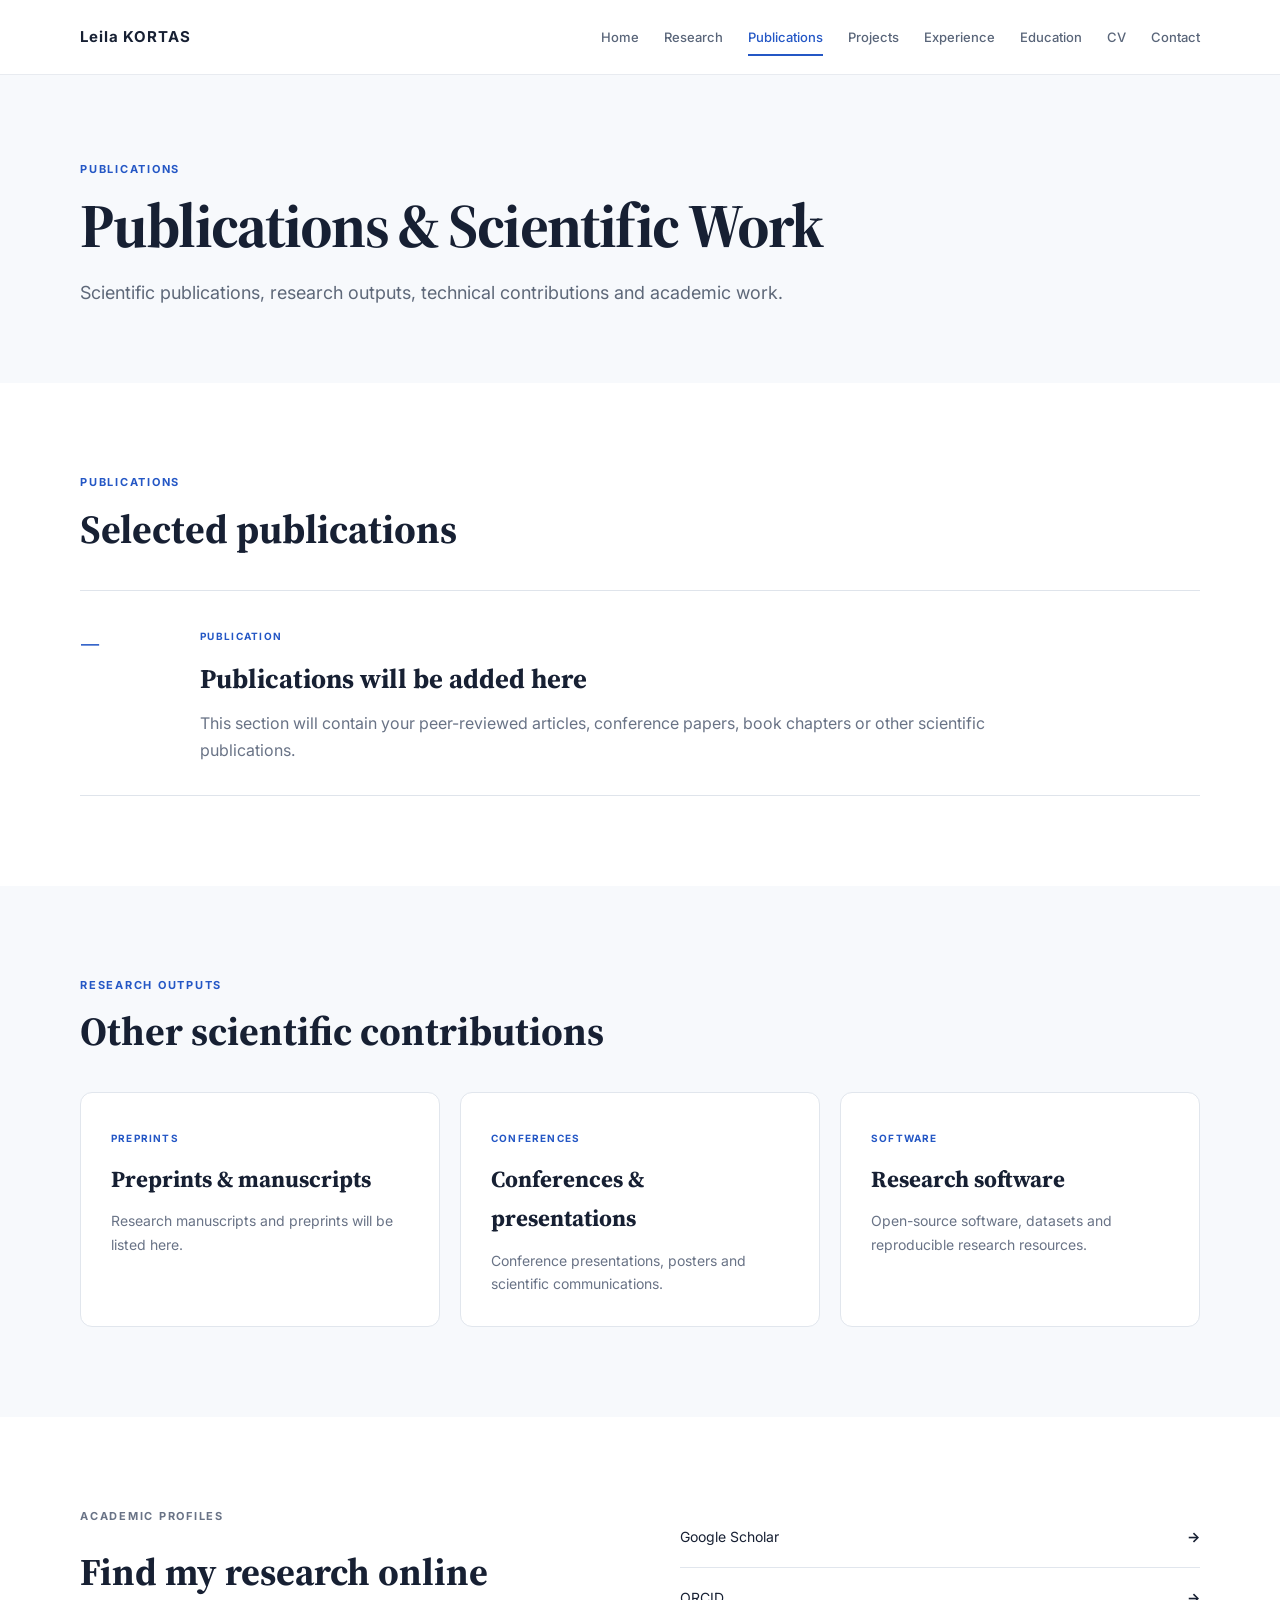
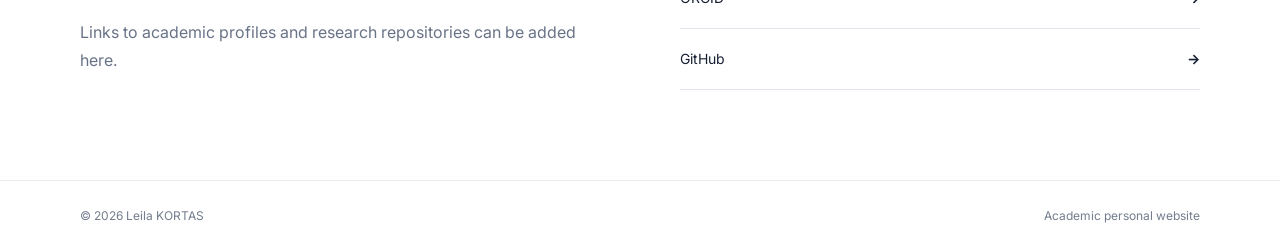
<file: publications.html>
<!DOCTYPE html>
<html lang="en">

<head>

    <meta charset="UTF-8">

    <meta
        name="viewport"
        content="width=device-width, initial-scale=1.0"
    >

    <meta
        name="description"
        content="Publications and scientific work of Leila KORTAS."
    >

    <title>Publications | Leila KORTAS</title>

    <link rel="preconnect" href="https://fonts.googleapis.com">
    <link rel="preconnect" href="https://fonts.gstatic.com" crossorigin>

    <link
        href="https://fonts.googleapis.com/css2?family=Inter:wght@400;500;600;700&family=Source+Serif+4:wght@600;700&display=swap"
        rel="stylesheet"
    >

    <link rel="stylesheet" href="css/style.css">

</head>


<body>


<!-- ================= HEADER ================= -->

<header class="site-header">

    <nav class="navbar">

        <div class="container nav-container">

            <a href="index.html" class="logo">
                Leila KORTAS
            </a>


            <button
                class="menu-toggle"
                aria-label="Open navigation menu"
                aria-expanded="false"
            >

                <span></span>
                <span></span>
                <span></span>

            </button>


            <div class="nav-menu">

                <a href="index.html" class="nav-link">
                    Home
                </a>

                <a href="research.html" class="nav-link">
                    Research
                </a>

                <a href="publications.html" class="nav-link active">
                    Publications
                </a>

                <a href="projects.html" class="nav-link">
                    Projects
                </a>

                <a href="experience.html" class="nav-link">
                    Experience
                </a>

                <a href="education.html" class="nav-link">
                    Education
                </a>

                <a href="cv.html" class="nav-link">
                    CV
                </a>

                <a href="contact.html" class="nav-link">
                    Contact
                </a>

            </div>

        </div>

    </nav>

</header>


<!-- ================= MAIN ================= -->

<main>


    <!-- PAGE HEADER -->

    <section class="page-header">

        <div class="container">

            <p class="eyebrow">
                PUBLICATIONS
            </p>

            <h1>
                Publications & Scientific Work
            </h1>

            <p>
                Scientific publications, research outputs,
                technical contributions and academic work.
            </p>

        </div>

    </section>


    <!-- PUBLICATION LIST -->

    <section class="section">

        <div class="container">

            <div class="section-header">

                <p class="eyebrow">
                    PUBLICATIONS
                </p>

                <h2>
                    Selected publications
                </h2>

            </div>


            <!-- PLACEHOLDER -->

            <article class="publication-item">

                <div class="publication-year">
                    —
                </div>

                <div>

                    <span class="publication-type">
                        PUBLICATION
                    </span>

                    <h3>
                        Publications will be added here
                    </h3>

                    <p>
                        This section will contain your peer-reviewed
                        articles, conference papers, book chapters
                        or other scientific publications.
                    </p>

                </div>

            </article>


        </div>

    </section>


    <!-- RESEARCH OUTPUTS -->

    <section class="section section-light">

        <div class="container">

            <div class="section-header">

                <p class="eyebrow">
                    RESEARCH OUTPUTS
                </p>

                <h2>
                    Other scientific contributions
                </h2>

            </div>


            <div class="publication-grid">


                <article class="publication-card">

                    <span>
                        PREPRINTS
                    </span>

                    <h3>
                        Preprints & manuscripts
                    </h3>

                    <p>
                        Research manuscripts and preprints
                        will be listed here.
                    </p>

                </article>


                <article class="publication-card">

                    <span>
                        CONFERENCES
                    </span>

                    <h3>
                        Conferences & presentations
                    </h3>

                    <p>
                        Conference presentations, posters
                        and scientific communications.
                    </p>

                </article>


                <article class="publication-card">

                    <span>
                        SOFTWARE
                    </span>

                    <h3>
                        Research software
                    </h3>

                    <p>
                        Open-source software, datasets and
                        reproducible research resources.
                    </p>

                </article>


            </div>

        </div>

    </section>


    <!-- PROFILES -->

    <section class="section">

        <div class="container research-profiles">

            <div>

                <p class="eyebrow">
                    ACADEMIC PROFILES
                </p>

                <h2>
                    Find my research online
                </h2>

                <p>
                    Links to academic profiles and research
                    repositories can be added here.
                </p>

            </div>


            <div class="profile-links">

                <a href="#" class="profile-link">

                    <span>
                        Google Scholar
                    </span>

                    <strong>
                        →
                    </strong>

                </a>


                <a href="#" class="profile-link">

                    <span>
                        ORCID
                    </span>

                    <strong>
                        →
                    </strong>

                </a>


                <a href="#" class="profile-link">

                    <span>
                        GitHub
                    </span>

                    <strong>
                        →
                    </strong>

                </a>

            </div>

        </div>

    </section>


</main>


<!-- ================= FOOTER ================= -->

<footer class="footer">

    <div class="container footer-container">

        <span>
            © 2026 Leila KORTAS
        </span>

        <span>
            Academic personal website
        </span>

    </div>

</footer>


<script src="js/script.js"></script>

</body>

</html>
</file>
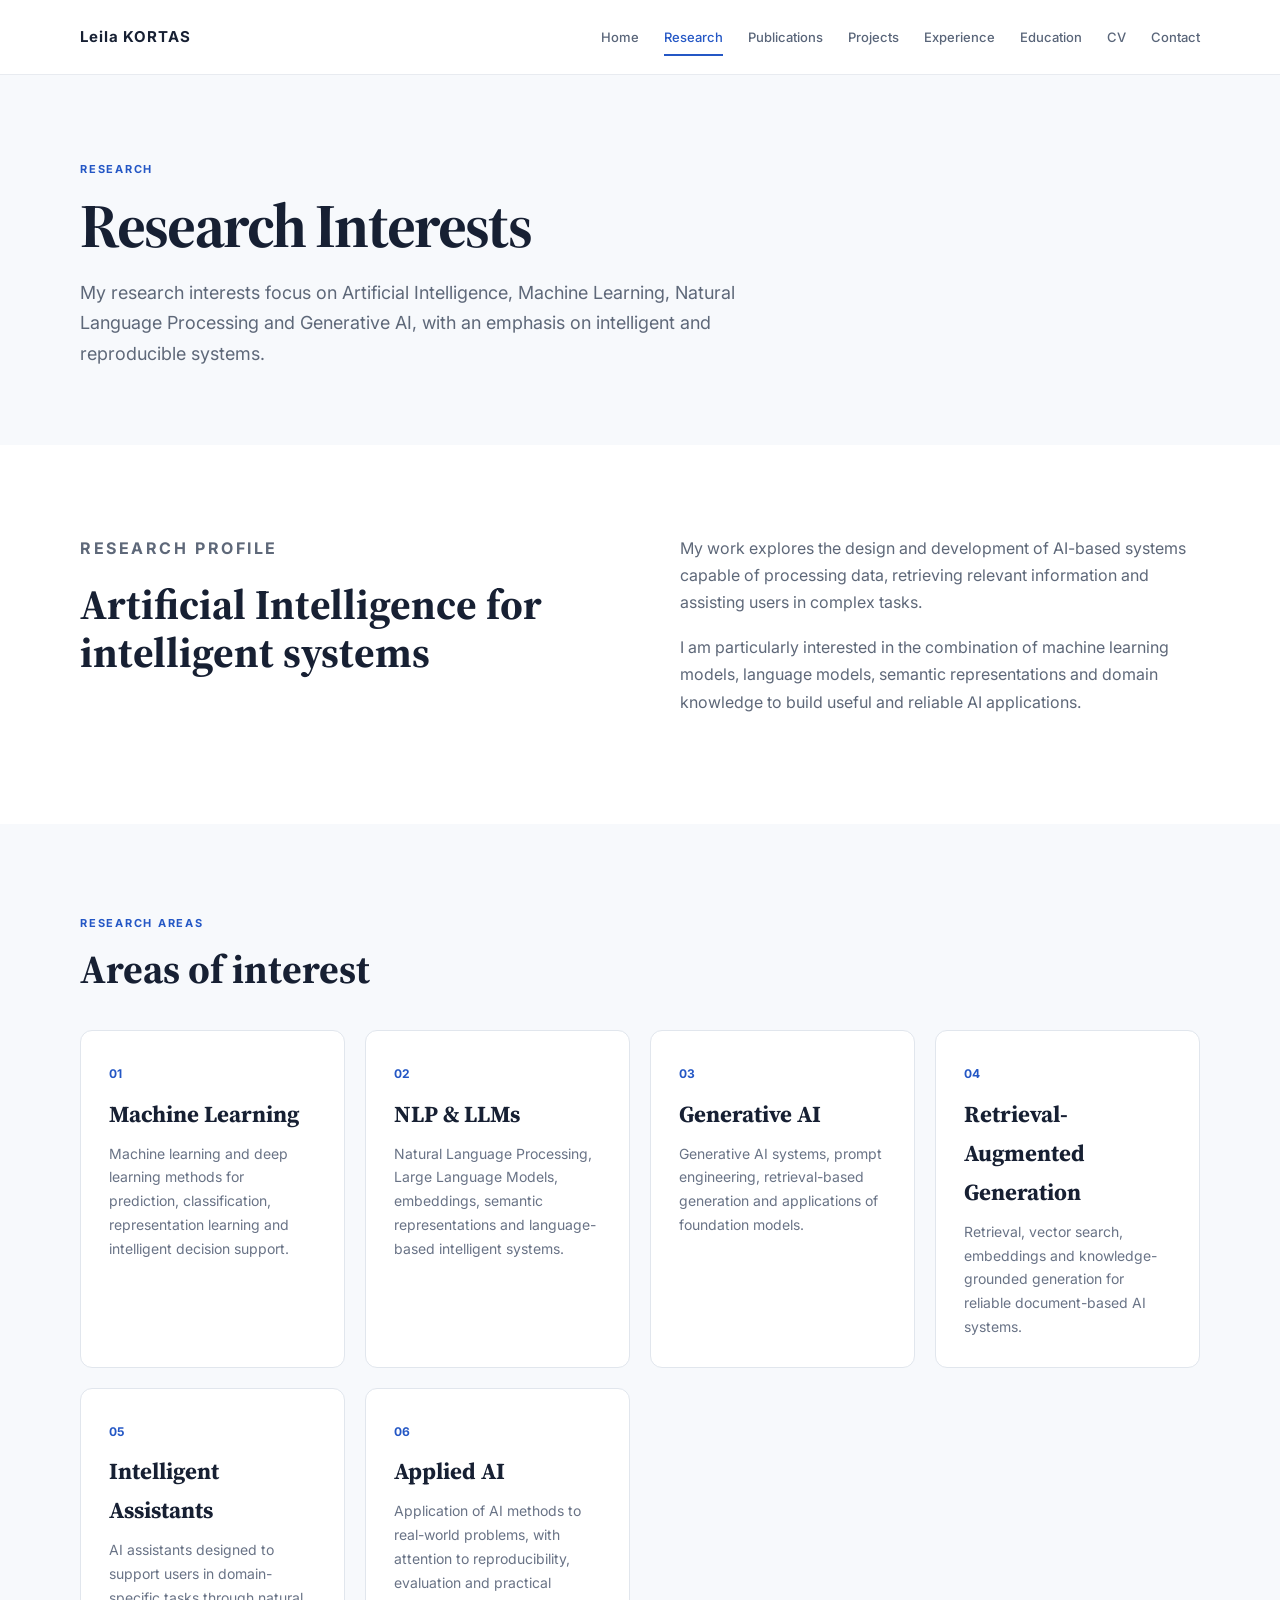
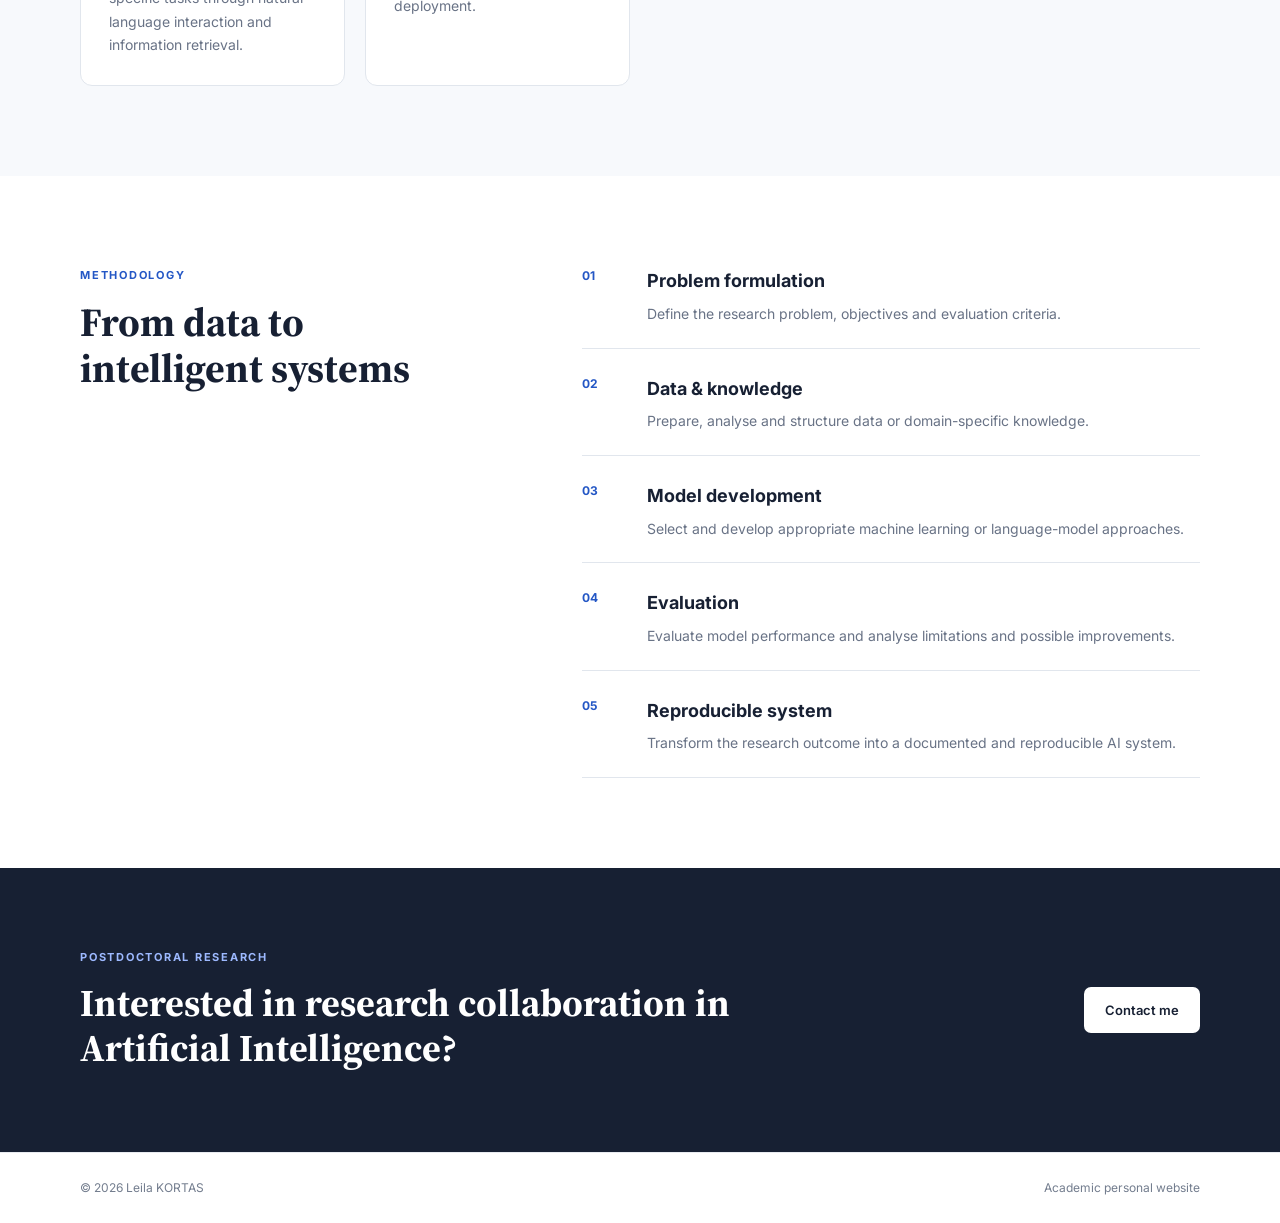
<file: research.html>
<!DOCTYPE html>
<html lang="en">

<head>

    <meta charset="UTF-8">

    <meta
        name="viewport"
        content="width=device-width, initial-scale=1.0"
    >

    <meta
        name="description"
        content="Research interests and activities of Leila KORTAS in Artificial Intelligence."
    >

    <title>Research | Leila KORTAS</title>

    <link rel="preconnect" href="https://fonts.googleapis.com">
    <link rel="preconnect" href="https://fonts.gstatic.com" crossorigin>

    <link
        href="https://fonts.googleapis.com/css2?family=Inter:wght@400;500;600;700&family=Source+Serif+4:wght@600;700&display=swap"
        rel="stylesheet"
    >

    <link rel="stylesheet" href="css/style.css">

</head>


<body>


<!-- ================= HEADER ================= -->

<header class="site-header">

    <nav class="navbar">

        <div class="container nav-container">

            <a href="index.html" class="logo">
                Leila KORTAS
            </a>


            <button
                class="menu-toggle"
                aria-label="Open navigation menu"
                aria-expanded="false"
            >

                <span></span>
                <span></span>
                <span></span>

            </button>


            <div class="nav-menu">

                <a href="index.html" class="nav-link">
                    Home
                </a>

                <a href="research.html" class="nav-link active">
                    Research
                </a>

                <a href="publications.html" class="nav-link">
                    Publications
                </a>

                <a href="projects.html" class="nav-link">
                    Projects
                </a>

                <a href="experience.html" class="nav-link">
                    Experience
                </a>

                <a href="education.html" class="nav-link">
                    Education
                </a>

                <a href="cv.html" class="nav-link">
                    CV
                </a>

                <a href="contact.html" class="nav-link">
                    Contact
                </a>

            </div>

        </div>

    </nav>

</header>


<!-- ================= MAIN ================= -->

<main>


    <!-- PAGE HEADER -->

    <section class="page-header">

        <div class="container">

            <p class="eyebrow">
                RESEARCH
            </p>

            <h1>
                Research Interests
            </h1>

            <p>
                My research interests focus on Artificial Intelligence,
                Machine Learning, Natural Language Processing and
                Generative AI, with an emphasis on intelligent and
                reproducible systems.
            </p>

        </div>

    </section>


    <!-- RESEARCH OVERVIEW -->

    <section class="section">

        <div class="container research-intro">

            <div>

                <p class="eyebrow">
                    RESEARCH PROFILE
                </p>

                <h2>
                    Artificial Intelligence
                    for intelligent systems
                </h2>

            </div>


            <div>

                <p>
                    My work explores the design and development of
                    AI-based systems capable of processing data,
                    retrieving relevant information and assisting
                    users in complex tasks.
                </p>

                <p>
                    I am particularly interested in the combination
                    of machine learning models, language models,
                    semantic representations and domain knowledge
                    to build useful and reliable AI applications.
                </p>

            </div>

        </div>

    </section>


    <!-- RESEARCH AREAS -->

    <section class="section section-light">

        <div class="container">

            <div class="section-header">

                <p class="eyebrow">
                    RESEARCH AREAS
                </p>

                <h2>
                    Areas of interest
                </h2>

            </div>


            <div class="research-grid">


                <article class="research-item">

                    <span class="research-number">
                        01
                    </span>

                    <h3>
                        Machine Learning
                    </h3>

                    <p>
                        Machine learning and deep learning methods
                        for prediction, classification, representation
                        learning and intelligent decision support.
                    </p>

                </article>


                <article class="research-item">

                    <span class="research-number">
                        02
                    </span>

                    <h3>
                        NLP & LLMs
                    </h3>

                    <p>
                        Natural Language Processing, Large Language
                        Models, embeddings, semantic representations
                        and language-based intelligent systems.
                    </p>

                </article>


                <article class="research-item">

                    <span class="research-number">
                        03
                    </span>

                    <h3>
                        Generative AI
                    </h3>

                    <p>
                        Generative AI systems, prompt engineering,
                        retrieval-based generation and applications
                        of foundation models.
                    </p>

                </article>


                <article class="research-item">

                    <span class="research-number">
                        04
                    </span>

                    <h3>
                        Retrieval-Augmented Generation
                    </h3>

                    <p>
                        Retrieval, vector search, embeddings and
                        knowledge-grounded generation for reliable
                        document-based AI systems.
                    </p>

                </article>


                <article class="research-item">

                    <span class="research-number">
                        05
                    </span>

                    <h3>
                        Intelligent Assistants
                    </h3>

                    <p>
                        AI assistants designed to support users in
                        domain-specific tasks through natural language
                        interaction and information retrieval.
                    </p>

                </article>


                <article class="research-item">

                    <span class="research-number">
                        06
                    </span>

                    <h3>
                        Applied AI
                    </h3>

                    <p>
                        Application of AI methods to real-world
                        problems, with attention to reproducibility,
                        evaluation and practical deployment.
                    </p>

                </article>

            </div>

        </div>

    </section>


    <!-- RESEARCH APPROACH -->

    <section class="section">

        <div class="container research-method">

            <div>

                <p class="eyebrow">
                    METHODOLOGY
                </p>

                <h2>
                    From data to intelligent systems
                </h2>

            </div>


            <div class="method-list">


                <div class="method-item">

                    <span>
                        01
                    </span>

                    <div>

                        <h3>
                            Problem formulation
                        </h3>

                        <p>
                            Define the research problem, objectives
                            and evaluation criteria.
                        </p>

                    </div>

                </div>


                <div class="method-item">

                    <span>
                        02
                    </span>

                    <div>

                        <h3>
                            Data & knowledge
                        </h3>

                        <p>
                            Prepare, analyse and structure data or
                            domain-specific knowledge.
                        </p>

                    </div>

                </div>


                <div class="method-item">

                    <span>
                        03
                    </span>

                    <div>

                        <h3>
                            Model development
                        </h3>

                        <p>
                            Select and develop appropriate machine
                            learning or language-model approaches.
                        </p>

                    </div>

                </div>


                <div class="method-item">

                    <span>
                        04
                    </span>

                    <div>

                        <h3>
                            Evaluation
                        </h3>

                        <p>
                            Evaluate model performance and analyse
                            limitations and possible improvements.
                        </p>

                    </div>

                </div>


                <div class="method-item">

                    <span>
                        05
                    </span>

                    <div>

                        <h3>
                            Reproducible system
                        </h3>

                        <p>
                            Transform the research outcome into a
                            documented and reproducible AI system.
                        </p>

                    </div>

                </div>


            </div>

        </div>

    </section>


    <!-- RESEARCH DIRECTION -->

    <section class="cta-section">

        <div class="container cta-container">

            <div>

                <p class="eyebrow">
                    POSTDOCTORAL RESEARCH
                </p>

                <h2>
                    Interested in research collaboration
                    in Artificial Intelligence?
                </h2>

            </div>


            <a
                href="contact.html"
                class="btn btn-light"
            >
                Contact me
            </a>

        </div>

    </section>


</main>


<!-- ================= FOOTER ================= -->

<footer class="footer">

    <div class="container footer-container">

        <span>
            © 2026 Leila KORTAS
        </span>

        <span>
            Academic personal website
        </span>

    </div>

</footer>


<script src="js/script.js"></script>

</body>

</html>
</file>
<file: css/style.css>
/* =========================================
   RESET
========================================= */

* {
    margin: 0;
    padding: 0;
    box-sizing: border-box;
}

html {
    scroll-behavior: smooth;
}

body {
    font-family: "Inter", Arial, sans-serif;
    color: #172033;
    background: #ffffff;
    line-height: 1.7;
}

a {
    text-decoration: none;
    color: inherit;
}

button {
    font-family: inherit;
}


/* =========================================
   CONTAINER
========================================= */

.container {
    width: min(1120px, calc(100% - 40px));
    margin: auto;
}


/* =========================================
   HEADER
========================================= */

.site-header {
    position: sticky;
    top: 0;
    z-index: 1000;

    background: rgba(255, 255, 255, 0.94);

    backdrop-filter: blur(12px);

    border-bottom: 1px solid #e8ebf0;
}

.navbar {
    height: 74px;
}

.nav-container {
    height: 100%;

    display: flex;
    align-items: center;
    justify-content: space-between;
}


/* LOGO */

.logo {
    font-size: 15px;
    font-weight: 700;

    letter-spacing: 0.06em;

    color: #172033;
}


/* MENU */

.nav-menu {
    display: flex;
    align-items: center;

    gap: 25px;
}

.nav-link {
    position: relative;

    font-size: 13px;
    font-weight: 500;

    color: #596579;

    transition: color 0.2s ease;
}

.nav-link:hover {
    color: #2457c5;
}

.nav-link.active {
    color: #2457c5;
}

.nav-link.active::after {
    content: "";

    position: absolute;

    left: 0;
    right: 0;
    bottom: -8px;

    height: 2px;

    background: #2457c5;
}


/* MOBILE BUTTON */

.menu-toggle {
    display: none;

    width: 42px;
    height: 42px;

    border: none;

    background: transparent;

    cursor: pointer;
}

.menu-toggle span {
    display: block;

    width: 23px;
    height: 2px;

    margin: 5px auto;

    background: #172033;

    transition: 0.25s;
}


/* =========================================
   HERO
========================================= */

.hero {
    padding: 105px 0 95px;

    background:
        linear-gradient(
            135deg,
            #f7f9fc 0%,
            #ffffff 75%
        );
}

.hero-container {
    display: grid;

    grid-template-columns: 1.45fr 0.8fr;

    gap: 80px;

    align-items: center;
}


/* HERO TEXT */

.eyebrow {
    margin-bottom: 14px;

    color: #2457c5;

    font-size: 11px;
    font-weight: 700;

    letter-spacing: 0.16em;
}

.hero h1 {
    max-width: 760px;

    margin-bottom: 25px;

    font-family: "Source Serif 4", Georgia, serif;

    font-size: clamp(46px, 6vw, 72px);

    line-height: 1.05;

    letter-spacing: -0.035em;
}

.hero h1 span {
    color: #2457c5;
}

.hero-description {
    max-width: 700px;

    color: #5e6879;

    font-size: 18px;
}


/* BUTTONS */

.hero-buttons {
    display: flex;

    gap: 14px;

    margin-top: 32px;
}

.btn {
    display: inline-block;

    padding: 12px 21px;

    border-radius: 7px;

    font-size: 13px;
    font-weight: 600;

    transition:
        transform 0.2s ease,
        opacity 0.2s ease;
}

.btn:hover {
    transform: translateY(-2px);
    opacity: 0.9;
}

.btn-primary {
    background: #2457c5;

    color: white;
}

.btn-secondary {
    border: 1px solid #cfd5df;

    background: white;

    color: #172033;
}

.btn-light {
    background: white;

    color: #172033;
}


/* SOCIAL */

.social-links {
    display: flex;

    flex-wrap: wrap;

    gap: 20px;

    margin-top: 27px;

    font-size: 13px;

    color: #596579;
}

.social-links a:hover {
    color: #2457c5;
}


/* =========================================
   PROFILE
========================================= */

.hero-profile {
    padding: 24px;

    border: 1px solid #e0e5ed;

    border-radius: 14px;

    background: white;

    box-shadow:
        0 18px 45px rgba(25, 40, 70, 0.08);
}

.profile-photo {
    overflow: hidden;

    border-radius: 10px;
}

.photo-placeholder {
    height: 270px;

    display: grid;

    place-items: center;

    text-align: center;

    background: #eef2f7;

    color: #7b8492;

    font-size: 14px;
    font-weight: 700;

    letter-spacing: 0.15em;
}

.research-card {
    padding-top: 22px;
}

.research-card-title {
    margin-bottom: 8px;

    color: #2457c5;

    font-size: 10px;
    font-weight: 700;

    letter-spacing: 0.14em;
}

.research-card p:last-child {
    color: #5e6879;

    font-size: 13px;
}


/* =========================================
   SECTIONS
========================================= */

.section {
    padding: 90px 0;
}

.section-light {
    background: #f7f9fc;
}

.section-header {
    margin-bottom: 38px;
}

.section-header h2 {
    font-family: "Source Serif 4", Georgia, serif;

    font-size: 40px;

    line-height: 1.15;
}


/* =========================================
   RESEARCH CARDS
========================================= */

.research-grid {
    display: grid;

    grid-template-columns: repeat(4, 1fr);

    gap: 20px;
}

.research-item {
    padding: 28px;

    border: 1px solid #e1e6ed;

    border-radius: 12px;

    background: white;

    transition:
        transform 0.2s ease,
        box-shadow 0.2s ease;
}

.research-item:hover {
    transform: translateY(-5px);

    box-shadow:
        0 15px 35px rgba(20, 35, 65, 0.08);
}

.research-number {
    color: #2457c5;

    font-size: 12px;
    font-weight: 700;
}

.research-item h3 {
    margin: 8px 0;

    font-family: "Source Serif 4", Georgia, serif;

    font-size: 23px;
}

.research-item p {
    color: #697386;

    font-size: 14px;
}


/* =========================================
   FEATURED RESEARCH
========================================= */

.featured-container {
    display: grid;

    grid-template-columns: 1fr 1fr;

    gap: 70px;
}

.featured-container h2 {
    font-family: "Source Serif 4", Georgia, serif;

    font-size: 40px;

    line-height: 1.15;
}

.featured-text {
    margin-bottom: 20px;

    color: #5e6879;

    font-size: 16px;
}

.text-link {
    color: #2457c5;

    font-size: 14px;
    font-weight: 600;
}


/* =========================================
   PROJECTS
========================================= */

.projects-grid {
    display: grid;

    grid-template-columns: repeat(3, 1fr);

    gap: 20px;
}

.project-card {
    padding: 30px;

    border: 1px solid #e1e6ed;

    border-radius: 12px;

    background: white;
}

.project-card > span {
    color: #2457c5;

    font-size: 10px;
    font-weight: 700;

    letter-spacing: 0.12em;
}

.project-card h3 {
    margin: 10px 0;

    font-family: "Source Serif 4", Georgia, serif;

    font-size: 25px;
}

.project-card p {
    margin-bottom: 20px;

    color: #697386;

    font-size: 14px;
}

.project-card a {
    color: #2457c5;

    font-size: 13px;
    font-weight: 600;
}


/* =========================================
   CTA
========================================= */

.cta-section {
    padding: 80px 0;

    background: #172033;

    color: white;
}

.cta-container {
    display: flex;

    align-items: center;

    justify-content: space-between;

    gap: 40px;
}

.cta-container .eyebrow {
    color: #9db9ff;
}

.cta-container h2 {
    max-width: 750px;

    font-family: "Source Serif 4", Georgia, serif;

    font-size: 38px;

    line-height: 1.2;
}


/* =========================================
   FOOTER
========================================= */

.footer {
    padding: 25px 0;

    border-top: 1px solid #e8ebf0;

    color: #737d8e;

    font-size: 12px;
}

.footer-container {
    display: flex;

    justify-content: space-between;
}


/* =========================================
   RESPONSIVE — TABLET
========================================= */

@media (max-width: 1000px) {

    .nav-menu {
        gap: 16px;
    }

    .research-grid {
        grid-template-columns: repeat(2, 1fr);
    }

    .hero-container {
        grid-template-columns: 1fr;

        gap: 50px;
    }

    .hero-profile {
        max-width: 500px;
    }

    .featured-container {
        grid-template-columns: 1fr;

        gap: 30px;
    }

    .projects-grid {
        grid-template-columns: 1fr;
    }
}


/* =========================================
   RESPONSIVE — MOBILE
========================================= */

@media (max-width: 750px) {

    .container {
        width: min(
            100% - 28px,
            1120px
        );
    }


    /* HEADER */

    .navbar {
        height: 65px;
    }

    .menu-toggle {
        display: block;
    }

    .nav-menu {
        display: none;

        position: absolute;

        top: 65px;
        left: 0;
        right: 0;

        flex-direction: column;

        align-items: flex-start;

        gap: 0;

        padding: 15px 20px 20px;

        background: white;

        border-bottom: 1px solid #e8ebf0;

        box-shadow:
            0 12px 25px rgba(20, 30, 50, 0.08);
    }

    .nav-menu.open {
        display: flex;
    }

    .nav-link {
        width: 100%;

        padding: 13px 0;

        font-size: 14px;
    }

    .nav-link.active::after {
        display: none;
    }


    /* HERO */

    .hero {
        padding: 70px 0;
    }

    .hero h1 {
        font-size: 46px;
    }

    .hero-description {
        font-size: 16px;
    }

    .hero-buttons {
        flex-direction: column;

        align-items: flex-start;
    }


    /* SECTIONS */

    .section {
        padding: 65px 0;
    }

    .section-header h2,
    .featured-container h2 {
        font-size: 34px;
    }


    /* RESEARCH */

    .research-grid {
        grid-template-columns: 1fr;
    }


    /* CTA */

    .cta-container {
        flex-direction: column;

        align-items: flex-start;
    }

    .cta-container h2 {
        font-size: 32px;
    }


    /* FOOTER */

    .footer-container {
        flex-direction: column;

        gap: 8px;
    }

}

/* =========================================
   INTERNAL PAGES
========================================= */

.page-header {
    padding: 85px 0 75px;
    background: #f7f9fc;
}

.page-header h1 {
    margin-bottom: 20px;

    font-family: "Source Serif 4", Georgia, serif;

    font-size: clamp(45px, 6vw, 62px);

    line-height: 1.05;

    letter-spacing: -0.03em;
}

.page-header p:last-child {
    max-width: 720px;

    color: #5e6879;

    font-size: 18px;
}


/* =========================================
   PROJECT PAGE
========================================= */

.project-list {
    display: grid;
    gap: 25px;
}

.project-large {
    display: grid;

    grid-template-columns: 80px 1fr;

    gap: 25px;

    padding: 38px;

    border: 1px solid #e1e6ed;

    border-radius: 13px;

    background: white;
}

.project-number {
    font-family: "Source Serif 4", Georgia, serif;

    font-size: 32px;

    color: #2457c5;
}

.project-category {
    color: #2457c5;

    font-size: 10px;

    font-weight: 700;

    letter-spacing: 0.13em;
}

.project-large h2 {
    margin: 8px 0 12px;

    font-family: "Source Serif 4", Georgia, serif;

    font-size: 34px;
}

.project-large > div > p {
    max-width: 850px;

    color: #5e6879;
}

.project-details {
    display: grid;

    grid-template-columns: 1fr 1fr;

    gap: 35px;

    margin: 30px 0;
}

.project-details strong {
    font-size: 13px;
}

.project-details p {
    margin-top: 5px;

    color: #697386;

    font-size: 13px;
}


/* =========================================
   EXPERIENCE
========================================= */

.timeline {
    max-width: 850px;
}

.timeline-item {
    position: relative;

    padding: 0 0 50px 38px;

    border-left: 2px solid #dce2ea;
}

.timeline-item::before {
    content: "";

    position: absolute;

    left: -6px;
    top: 5px;

    width: 10px;
    height: 10px;

    border-radius: 50%;

    background: #2457c5;
}

.timeline-date {
    color: #2457c5;

    font-size: 11px;

    font-weight: 700;

    letter-spacing: 0.12em;
}

.timeline-item h2 {
    margin: 8px 0 3px;

    font-family: "Source Serif 4", Georgia, serif;

    font-size: 30px;
}

.timeline-item h3 {
    margin-bottom: 15px;

    color: #697386;

    font-size: 14px;

    font-weight: 500;
}

.timeline-item p {
    color: #5e6879;
}


/* =========================================
   EDUCATION
========================================= */

.education-list {
    display: grid;

    gap: 22px;
}

.education-card {
    display: grid;

    grid-template-columns: 110px 1fr;

    gap: 30px;

    padding: 32px;

    border: 1px solid #e1e6ed;

    border-radius: 12px;
}

.education-year {
    color: #2457c5;

    font-size: 11px;

    font-weight: 700;

    letter-spacing: 0.12em;
}

.education-card h2 {
    margin-bottom: 7px;

    font-family: "Source Serif 4", Georgia, serif;

    font-size: 28px;
}

.education-card h3 {
    color: #697386;

    font-size: 14px;

    font-weight: 500;
}

.education-card p {
    margin-top: 12px;

    color: #5e6879;
}

.skill-tags {
    display: flex;

    flex-wrap: wrap;

    gap: 8px;

    margin-top: 20px;
}

.skill-tags span {
    padding: 6px 11px;

    border-radius: 20px;

    background: #eef2f7;

    font-size: 12px;
}


/* =========================================
   CV
========================================= */

.cv-download {
    display: flex;

    justify-content: space-between;

    align-items: center;

    gap: 40px;

    padding: 35px;

    border: 1px solid #e1e6ed;

    border-radius: 12px;
}

.cv-download h2 {
    margin-bottom: 8px;

    font-family: "Source Serif 4", Georgia, serif;

    font-size: 32px;
}

.cv-download p {
    color: #697386;
}

.cv-summary {
    display: grid;

    grid-template-columns: repeat(3, 1fr);

    gap: 20px;

    margin-top: 40px;
}

.cv-summary div {
    padding-top: 15px;

    border-top: 2px solid #2457c5;
}

.cv-summary h3 {
    margin-bottom: 8px;
}

.cv-summary p {
    color: #697386;

    font-size: 14px;
}

.cv-note {
    margin-top: 35px;

    padding: 18px;

    border-left: 4px solid #2457c5;

    background: #f4f7fc;

    color: #5e6879;

    font-size: 14px;
}

.cv-note code {
    padding: 3px 6px;

    border-radius: 4px;

    background: #e5eaf1;
}


/* =========================================
   CONTACT
========================================= */

.contact-grid {
    display: grid;

    grid-template-columns: 1fr 1fr;

    gap: 80px;
}

.contact-grid h2 {
    margin-bottom: 25px;

    font-family: "Source Serif 4", Georgia, serif;

    font-size: 36px;
}

.contact-item {
    display: flex;

    justify-content: space-between;

    gap: 20px;

    padding: 17px 0;

    border-bottom: 1px solid #e1e6ed;

    font-size: 14px;
}

.contact-item span {
    font-weight: 600;
}

.contact-item a {
    color: #2457c5;

    text-align: right;
}

.contact-box {
    padding: 35px;

    border-radius: 12px;

    background: #f7f9fc;
}

.contact-box h2 {
    margin-bottom: 15px;
}

.contact-box p:not(.eyebrow) {
    margin-bottom: 25px;

    color: #5e6879;
}


/* =========================================
   MOBILE INTERNAL PAGES
========================================= */

@media (max-width: 750px) {

    .project-large {
        grid-template-columns: 1fr;

        padding: 28px;
    }

    .project-details {
        grid-template-columns: 1fr;

        gap: 15px;
    }

    .education-card {
        grid-template-columns: 1fr;

        gap: 10px;
    }

    .cv-download {
        flex-direction: column;

        align-items: flex-start;
    }

    .cv-summary {
        grid-template-columns: 1fr;
    }

    .contact-grid {
        grid-template-columns: 1fr;

        gap: 45px;
    }

}
/* =========================================
   RESEARCH PAGE
========================================= */

.research-intro {
    display: grid;

    grid-template-columns: 1fr 1fr;

    gap: 80px;

    align-items: start;
}

.research-intro h2 {
    font-family: "Source Serif 4", Georgia, serif;

    font-size: 42px;

    line-height: 1.15;
}

.research-intro p {
    margin-bottom: 18px;

    color: #5e6879;

    font-size: 16px;
}


/* RESEARCH METHODOLOGY */

.research-method {
    display: grid;

    grid-template-columns: 0.8fr 1.2fr;

    gap: 90px;
}

.research-method h2 {
    font-family: "Source Serif 4", Georgia, serif;

    font-size: 40px;

    line-height: 1.15;
}

.method-list {
    display: grid;

    gap: 25px;
}

.method-item {
    display: grid;

    grid-template-columns: 45px 1fr;

    gap: 20px;

    padding-bottom: 22px;

    border-bottom: 1px solid #e1e6ed;
}

.method-item > span {
    color: #2457c5;

    font-size: 12px;

    font-weight: 700;
}

.method-item h3 {
    margin-bottom: 5px;

    font-size: 18px;
}

.method-item p {
    color: #697386;

    font-size: 14px;
}


/* =========================================
   PUBLICATIONS
========================================= */

.publication-item {
    display: grid;

    grid-template-columns: 90px 1fr;

    gap: 30px;

    padding: 30px 0;

    border-top: 1px solid #dfe4eb;

    border-bottom: 1px solid #dfe4eb;
}

.publication-year {
    color: #2457c5;

    font-family: "Source Serif 4", Georgia, serif;

    font-size: 25px;
}

.publication-type {
    color: #2457c5;

    font-size: 10px;

    font-weight: 700;

    letter-spacing: 0.13em;
}

.publication-item h3 {
    margin: 8px 0;

    font-family: "Source Serif 4", Georgia, serif;

    font-size: 27px;
}

.publication-item p {
    max-width: 800px;

    color: #697386;
}


/* PUBLICATION CARDS */

.publication-grid {
    display: grid;

    grid-template-columns: repeat(3, 1fr);

    gap: 20px;
}

.publication-card {
    padding: 30px;

    border: 1px solid #e1e6ed;

    border-radius: 12px;

    background: white;
}

.publication-card > span {
    color: #2457c5;

    font-size: 10px;

    font-weight: 700;

    letter-spacing: 0.12em;
}

.publication-card h3 {
    margin: 10px 0;

    font-family: "Source Serif 4", Georgia, serif;

    font-size: 23px;
}

.publication-card p {
    color: #697386;

    font-size: 14px;
}


/* ACADEMIC PROFILES */

.research-profiles {
    display: grid;

    grid-template-columns: 1fr 1fr;

    gap: 80px;
}

.research-profiles h2 {
    margin-bottom: 15px;

    font-family: "Source Serif 4", Georgia, serif;

    font-size: 38px;
}

.research-profiles p {
    color: #697386;
}

.profile-links {
    display: grid;

    gap: 0;
}

.profile-link {
    display: flex;

    justify-content: space-between;

    padding: 18px 0;

    border-bottom: 1px solid #e1e6ed;

    color: #172033;

    font-size: 14px;
}

.profile-link:hover {
    color: #2457c5;
}


/* =========================================
   MOBILE RESEARCH / PUBLICATIONS
========================================= */

@media (max-width: 750px) {

    .research-intro {
        grid-template-columns: 1fr;

        gap: 35px;
    }

    .research-method {
        grid-template-columns: 1fr;

        gap: 40px;
    }

    .publication-item {
        grid-template-columns: 1fr;

        gap: 5px;
    }

    .publication-grid {
        grid-template-columns: 1fr;
    }

    .research-profiles {
        grid-template-columns: 1fr;

        gap: 40px;
    }

}
</file>
